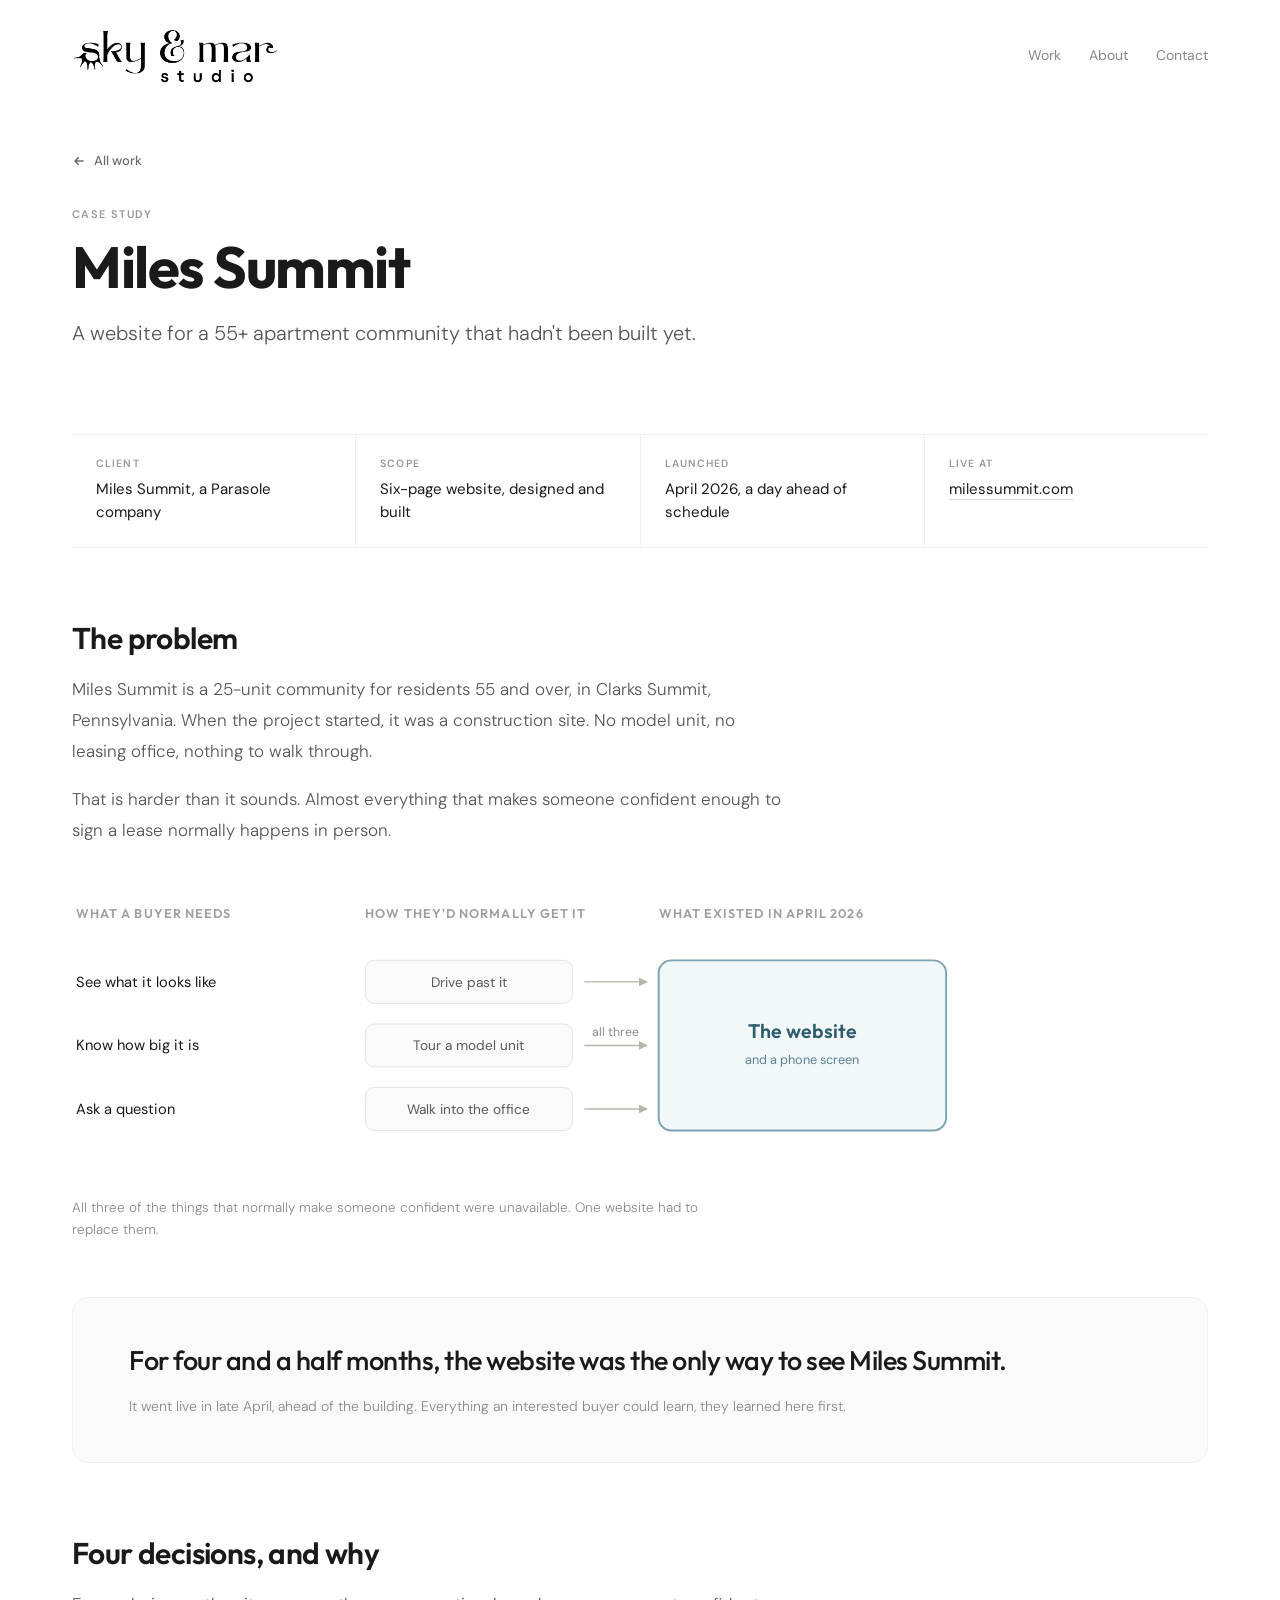
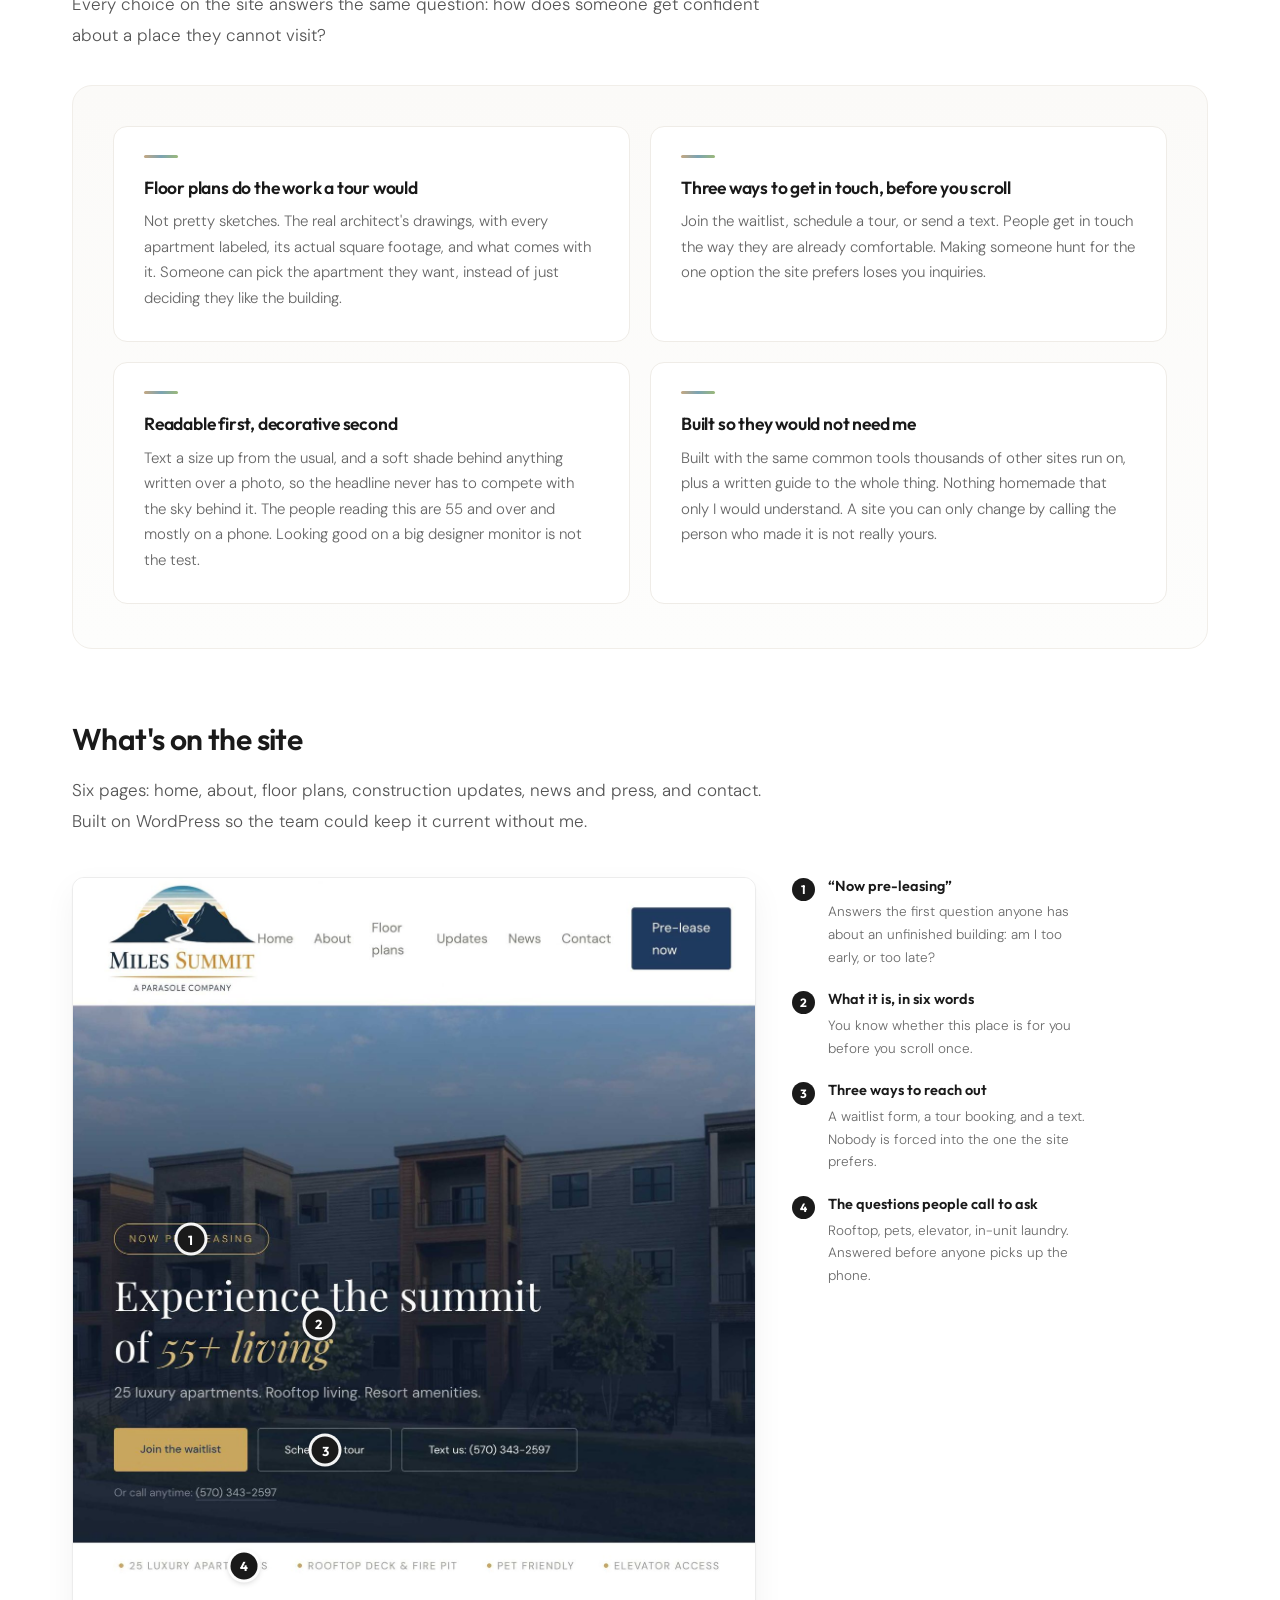
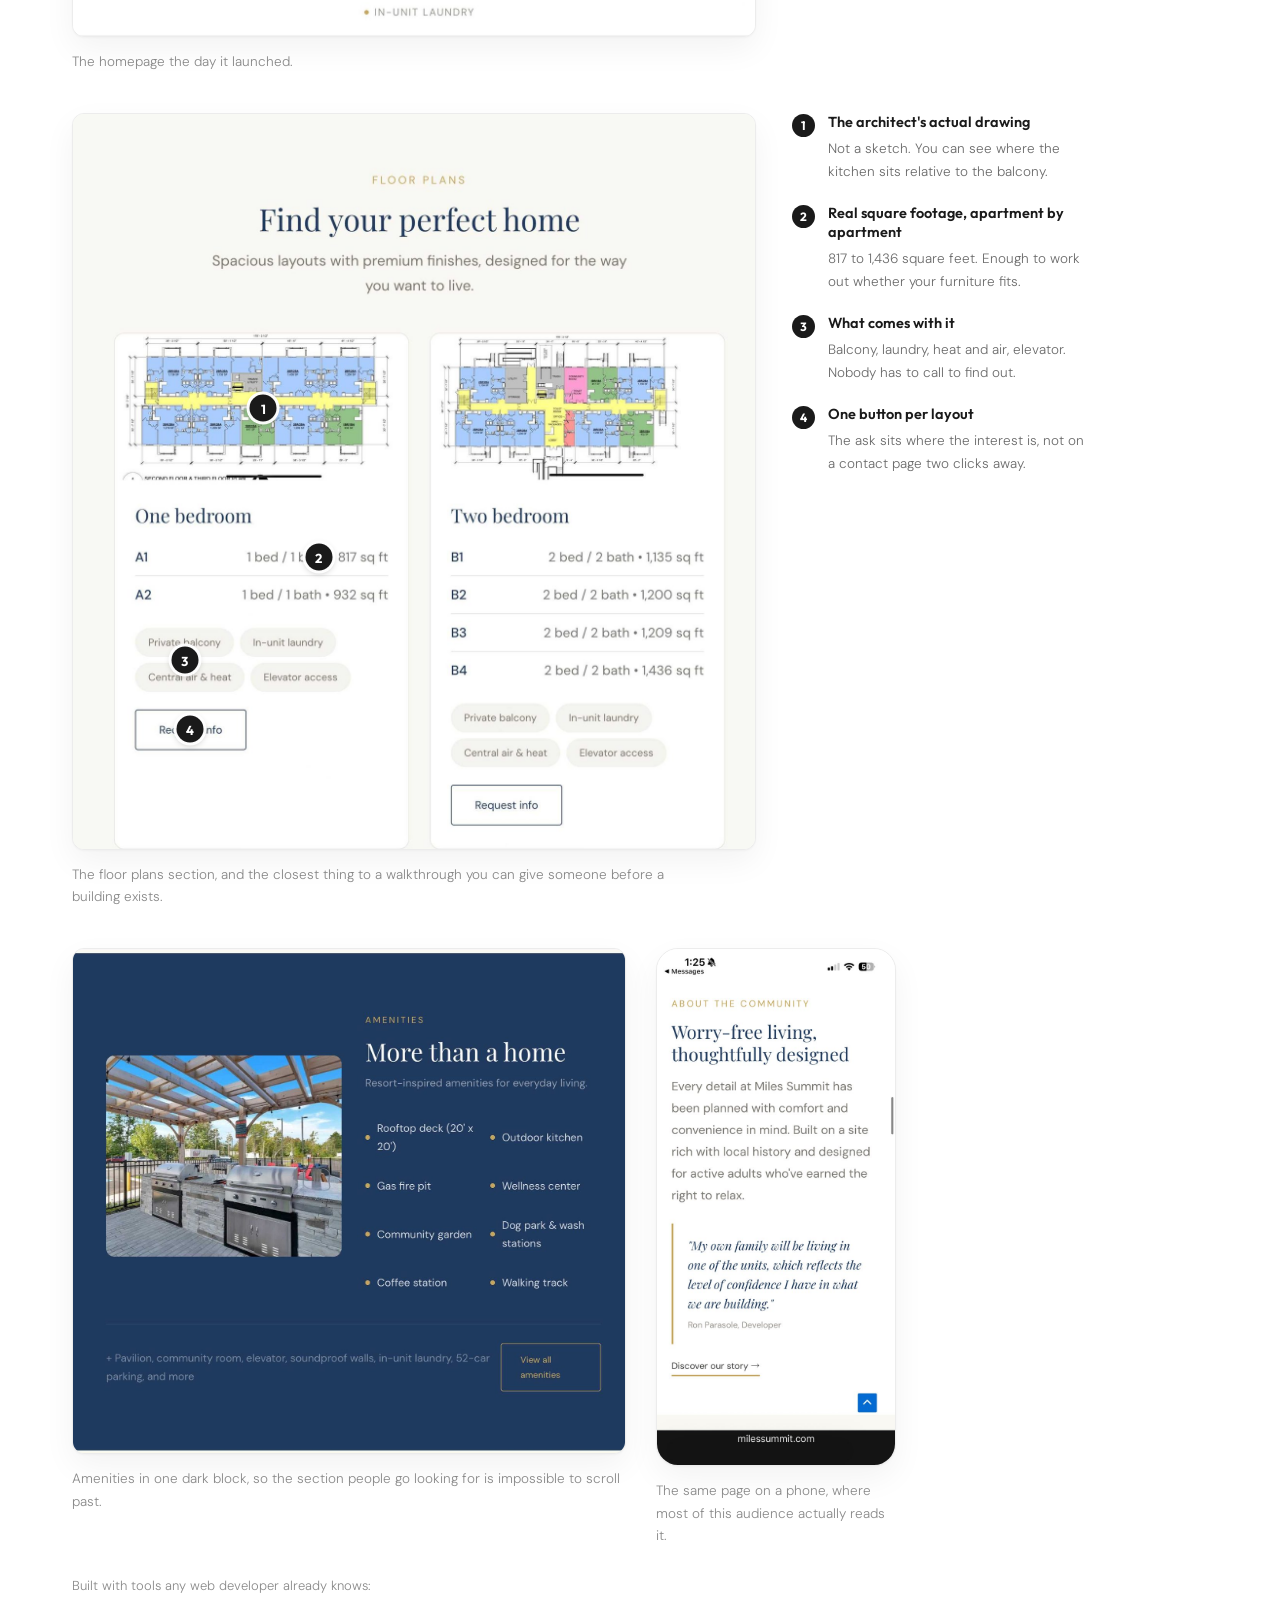
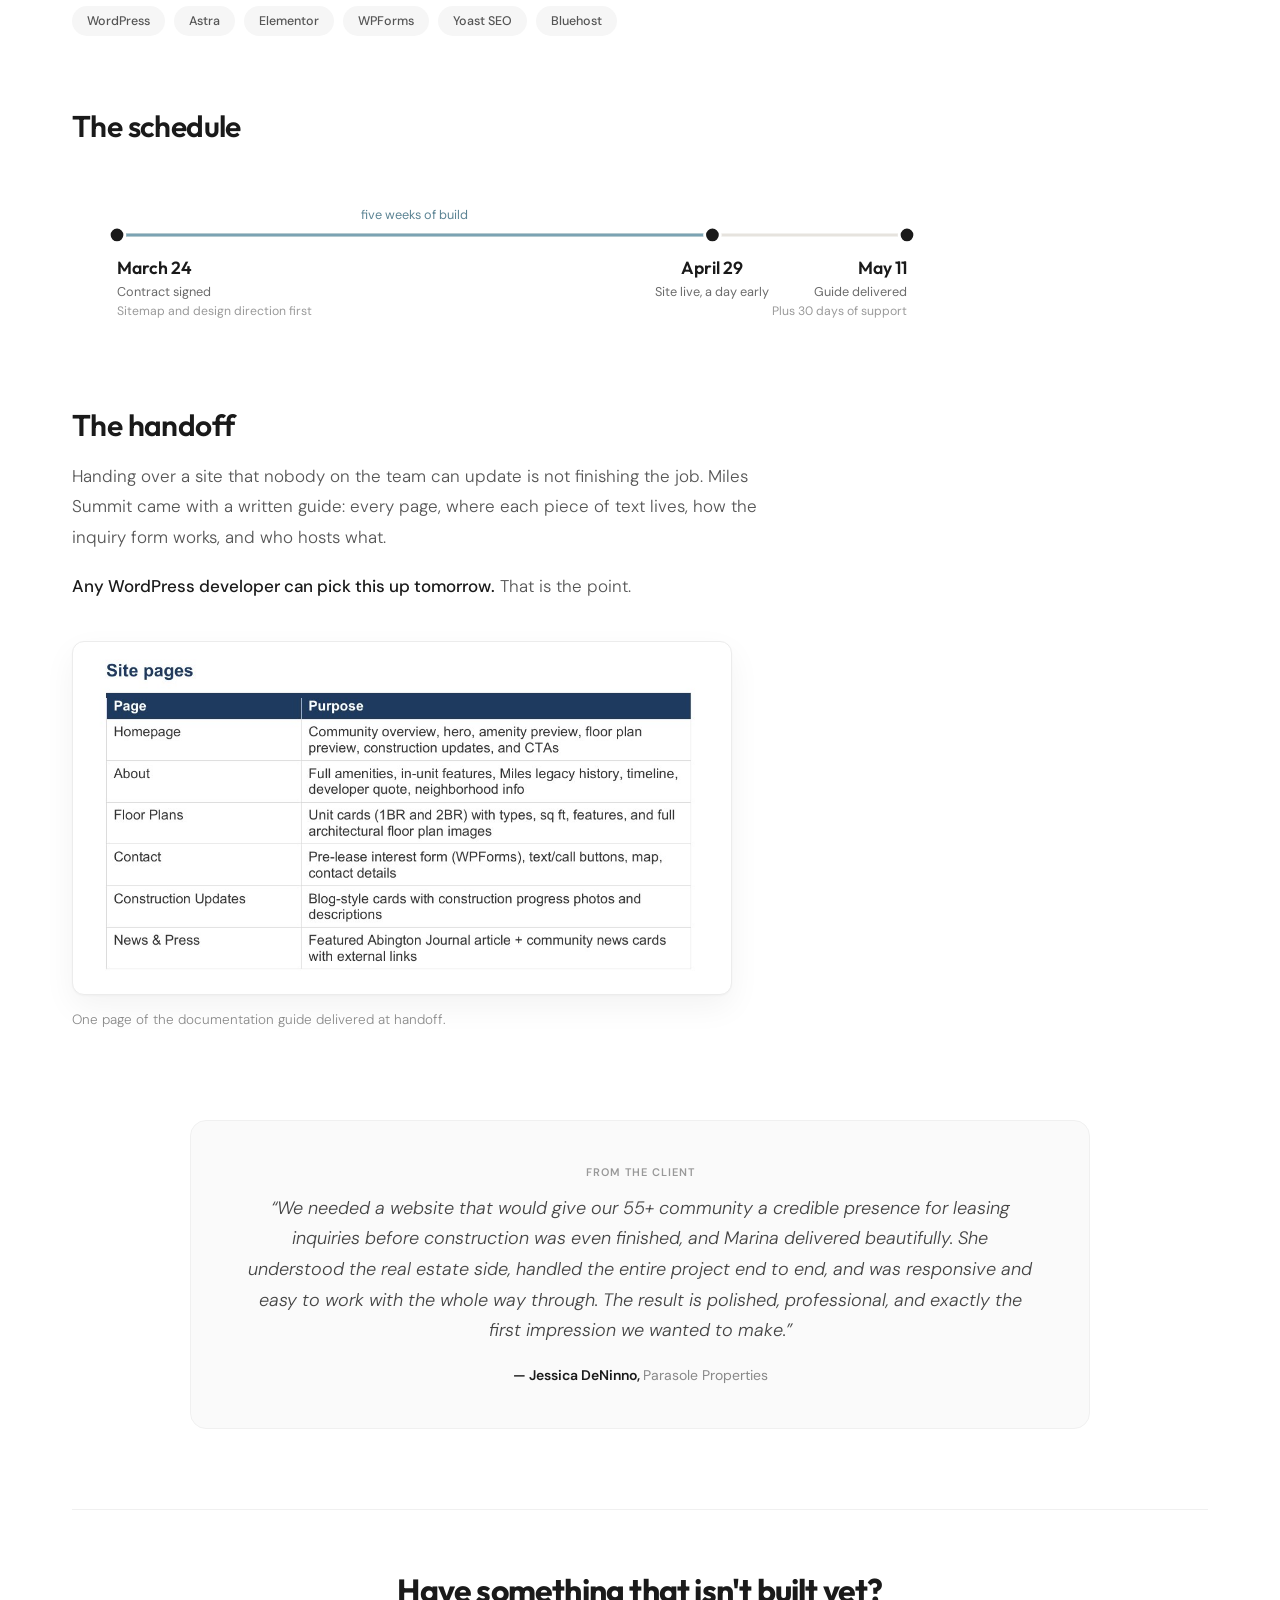
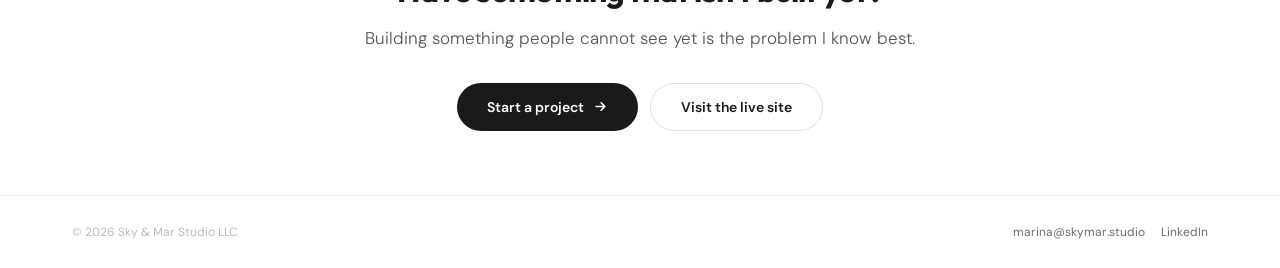
<file: work/miles-summit/index.html>
<!DOCTYPE html>
<html lang="en">
<head>
  <meta charset="UTF-8" />
  <meta name="viewport" content="width=device-width, initial-scale=1.0" />
  <title>Miles Summit case study | Sky &amp; Mar Studio</title>
  <meta name="description" content="A website for a 55+ apartment community that hadn't been built yet. How the site earned leasing inquiries for a building nobody could walk into." />
  <link rel="preconnect" href="https://fonts.googleapis.com" />
  <link rel="preconnect" href="https://fonts.gstatic.com" crossorigin />
  <link href="https://fonts.googleapis.com/css2?family=DM+Sans:wght@300;400;500;600&family=Outfit:wght@300;400;500;600;700&display=swap" rel="stylesheet" />
  <link rel="stylesheet" href="/styles.css" />
  <link rel="canonical" href="https://skymar.studio/work/miles-summit/" />

  <meta property="og:type" content="article" />
  <meta property="og:url" content="https://skymar.studio/work/miles-summit/" />
  <meta property="og:site_name" content="Sky &amp; Mar Studio" />
  <meta property="og:title" content="Miles Summit | Sky &amp; Mar Studio case study" />
  <meta property="og:description" content="A website for a 55+ apartment community that hadn't been built yet. For four and a half months, the website was the only way to see it." />
  <meta property="og:image" content="https://skymar.studio/work/miles-summit/ms-og.jpg" />
  <meta property="og:image:width" content="1200" />
  <meta property="og:image:height" content="630" />
  <meta property="og:image:alt" content="The Miles Summit homepage, designed by Sky &amp; Mar Studio." />

  <meta name="twitter:card" content="summary_large_image" />
  <meta name="twitter:title" content="Miles Summit | Sky &amp; Mar Studio case study" />
  <meta name="twitter:description" content="A website for a 55+ apartment community that hadn't been built yet. For four and a half months, the website was the only way to see it." />
  <meta name="twitter:image" content="https://skymar.studio/work/miles-summit/ms-og.jpg" />

  <link rel="icon" href="/favicon.ico?v=3" sizes="32x32" />
  <link rel="icon" href="/favicon-32.png?v=3" type="image/png" sizes="32x32" />
  <link rel="apple-touch-icon" href="/apple-touch-icon.png?v=3" />

  <script defer src="https://cloud.umami.is/script.js" data-website-id="8bc906e3-94e6-432e-8a2b-bb68f681818d"></script>

  <style>
    /* ── Case study page. Scoped so nothing here can affect the homepage. ── */
    .cs-wrap { max-width: 1400px; margin: 0 auto; padding: 0 72px; }
    .cs-narrow { max-width: 720px; }

    .cs-back {
      display: inline-flex; align-items: center; gap: 8px;
      font-size: 13px; font-weight: 500; color: #6b6b6b;
      padding: 40px 0 0; transition: color .2s;
    }
    .cs-back:hover { color: #1a1a1a; }
    .cs-back svg { transition: transform .2s; }
    .cs-back:hover svg { transform: translateX(-3px); }

    .cs-eyebrow {
      font-size: 11px; font-weight: 600; letter-spacing: 1.4px;
      text-transform: uppercase; color: #999; margin-bottom: 16px;
    }

    .cs-title {
      font-family: 'Outfit', sans-serif; font-weight: 700;
      font-size: clamp(38px, calc((100vw - 208px) / 18), 58px);
      line-height: 1.05; letter-spacing: -1.5px; margin-bottom: 20px;
    }
    .cs-standfirst {
      font-size: 20px; line-height: 1.65; font-weight: 300; color: #555;
      max-width: 640px;
    }

    .cs-head { padding: 34px 0 40px; }

    /* Fact strip */
    .cs-facts {
      display: grid; grid-template-columns: repeat(4, 1fr);
      gap: 1px; background: #f0f0f0;
      border-top: 1px solid #f0f0f0; border-bottom: 1px solid #f0f0f0;
      margin: 44px 0 0;
    }
    .cs-fact { background: #fff; padding: 22px 24px 24px; }
    .cs-fact dt {
      font-size: 10.5px; font-weight: 600; letter-spacing: 1.1px;
      text-transform: uppercase; color: #999; margin-bottom: 8px;
    }
    .cs-fact dd { font-size: 15px; color: #1a1a1a; line-height: 1.5; font-weight: 400; }
    .cs-fact dd a { border-bottom: 1px solid #d6d6d6; }
    .cs-fact dd a:hover { border-bottom-color: #1a1a1a; }

    /* Sections */
    .cs-section { padding: 72px 0 0; }
    .cs-h2 {
      font-family: 'Outfit', sans-serif; font-size: 30px; font-weight: 600;
      letter-spacing: -0.6px; line-height: 1.2; margin-bottom: 18px;
    }
    .cs-body p {
      font-size: 17px; line-height: 1.8; color: #555; font-weight: 300;
      margin-bottom: 18px;
    }
    .cs-body p strong { font-weight: 500; color: #1a1a1a; }
    .cs-body p:last-child { margin-bottom: 0; }

    /* Pull statement */
    .cs-pull {
      margin: 56px 0 0; padding: 44px 56px;
      background: #fafafa; border: 1px solid #f0f0f0; border-radius: 16px;
    }
    .cs-pull p {
      font-family: 'Outfit', sans-serif; font-size: 27px; font-weight: 500;
      line-height: 1.35; letter-spacing: -0.5px; color: #1a1a1a;
    }
    .cs-pull .cs-pull-note {
      font-family: 'DM Sans', sans-serif; font-size: 14px; font-weight: 300;
      color: #888; line-height: 1.7; margin-top: 16px; letter-spacing: 0;
    }

    /* Decision cards */
    .cs-decisions { display: grid; grid-template-columns: repeat(2, 1fr); gap: 20px; margin-top: 34px; }
    .cs-decision {
      border: 1px solid #f0f0f0; border-radius: 14px; padding: 28px 30px 30px;
      background: #fff;
    }
    .cs-decision .cs-accent {
      width: 34px; height: 3px; border-radius: 2px; margin-bottom: 18px;
      background: linear-gradient(90deg, #C4A882, #7BA3B3, #9BB87A);
    }
    .cs-decision h3 {
      font-family: 'Outfit', sans-serif; font-size: 17.5px; font-weight: 600;
      line-height: 1.35; margin-bottom: 10px; letter-spacing: -0.2px;
    }
    .cs-decision p { font-size: 15px; line-height: 1.7; color: #666; font-weight: 300; }

    /* Figures */
    .cs-figure { margin-top: 40px; max-width: 760px; }
    .cs-shot {
      border: 1px solid #ececec; border-radius: 12px; overflow: hidden;
      background: #fff; box-shadow: 0 1px 2px rgba(0,0,0,.03), 0 12px 32px rgba(0,0,0,.05);
    }
    .cs-shot img { width: 100%; height: auto; }
    .cs-caption {
      font-size: 13.5px; line-height: 1.65; color: #8a8a8a; font-weight: 300;
      margin-top: 14px; max-width: 640px;
    }

    .cs-split { display: grid; grid-template-columns: 1.5fr 0.8fr; gap: 30px; align-items: start; margin-top: 40px; max-width: 880px; }
    .cs-phone { max-width: 240px; margin: 0 auto; }
    .cs-phone .cs-shot { border-radius: 22px; }

    /* Timeline */
    .cs-timeline { display: grid; grid-template-columns: repeat(3, 1fr); gap: 20px; margin-top: 34px; }
    .cs-step { border-top: 2px solid #1a1a1a; padding-top: 16px; }
    .cs-step .cs-when {
      font-family: 'Outfit', sans-serif; font-size: 20px; font-weight: 600;
      letter-spacing: -0.3px; margin-bottom: 6px;
    }
    .cs-step p { font-size: 14.5px; line-height: 1.65; color: #666; font-weight: 300; }

    /* Stack */
    .cs-stack { display: flex; flex-wrap: wrap; gap: 9px; margin-top: 24px; }
    .cs-chip {
      font-size: 12.5px; font-weight: 500; color: #555;
      padding: 7px 15px; border-radius: 100px; background: #f6f6f6;
    }

    .cs-stack-label { font-size: 13px; color: #8a8a8a; font-weight: 300; margin-top: 30px; }
    .cs-stack { margin-top: 12px; }

    .cs-track { margin-top: 30px; }

    /* Wide SVG diagrams are unreadable once scaled onto a phone, so below 900px
       they are replaced by real HTML at real text sizes. */
    .cs-mobdiag, .cs-vtime { display: none; }

    .cs-mobdiag .md-row {
      border-left: 3px solid #e6e3de; padding: 2px 0 2px 16px; margin-bottom: 18px;
    }
    .cs-mobdiag b {
      display: block; font-family: 'Outfit', sans-serif; font-size: 16px;
      font-weight: 600; color: #1a1a1a; margin-bottom: 3px;
    }
    .cs-mobdiag i {
      font-style: normal; font-size: 14px; color: #7a7a7a; font-weight: 300;
    }
    .cs-mobdiag .md-all {
      border-left: 3px solid #7BA3B3; background: #f2f7f9;
      border-radius: 0 10px 10px 0; padding: 16px 18px; margin-top: 22px;
    }
    .cs-mobdiag .md-all b { color: #2e5d6d; }
    .cs-mobdiag .md-all i { color: #5c8494; font-size: 14.5px; line-height: 1.55; }

    .cs-vtime { list-style: none; margin: 8px 0 0; padding: 0; }
    .cs-vtime li {
      position: relative; padding: 0 0 22px 24px;
      border-left: 2px solid #e6e3de;
    }
    .cs-vtime li:last-child { border-left-color: transparent; padding-bottom: 0; }
    .cs-vtime li::before {
      content: ''; position: absolute; left: -7px; top: 4px;
      width: 12px; height: 12px; border-radius: 50%;
      background: #1a1a1a; box-shadow: 0 0 0 3px #fff;
    }
    .cs-vtime li:nth-child(2)::before { background: #7BA3B3; }
    .cs-vtime b {
      display: block; font-family: 'Outfit', sans-serif; font-size: 18px;
      font-weight: 600; margin-bottom: 4px;
    }
    .cs-vtime i { font-style: normal; font-size: 14px; color: #6b6b6b; font-weight: 300; line-height: 1.6; }

    @media (max-width: 980px) {
      .cs-diagram svg.cs-svg-wide { display: none; }
      .cs-mobdiag, .cs-vtime { display: block; }
      .cs-diagram { margin-top: 30px; }
    }


    /* Explanatory diagram */
    .cs-diagram { margin-top: 44px; max-width: 880px; }
    .cs-diagram svg { width: 100%; height: auto; display: block; color: #1a1a1a; }

    /* Annotated figure: screenshot with pins + numbered notes beside it */
    .cs-annotated {
      display: grid; grid-template-columns: minmax(0,1fr) 300px;
      gap: 36px; align-items: start; margin-top: 40px; max-width: 1020px;
    }
    .cs-annotated .cs-shot { position: relative; }
    .cs-pin {
      position: absolute; transform: translate(-50%,-50%);
      width: 27px; height: 27px; border-radius: 50%;
      display: flex; align-items: center; justify-content: center;
      font-family: 'Outfit', sans-serif; font-size: 13px; font-weight: 700;
      color: #fff; background: #1a1a1a; letter-spacing: 0;
      box-shadow: 0 0 0 3px rgba(255,255,255,.95), 0 2px 7px rgba(0,0,0,.3);
    }
    .cs-notes { list-style: none; margin: 0; padding: 0; }
    .cs-notes li { display: flex; gap: 13px; padding-bottom: 22px; }
    .cs-notes li:last-child { padding-bottom: 0; }
    .cs-note-n {
      flex: 0 0 23px; height: 23px; border-radius: 50%; margin-top: 1px;
      background: #1a1a1a; color: #fff;
      font-family: 'Outfit', sans-serif; font-size: 12px; font-weight: 700;
      display: flex; align-items: center; justify-content: center;
    }
    .cs-notes b {
      display: block; font-family: 'Outfit', sans-serif; font-size: 14.5px;
      font-weight: 600; color: #1a1a1a; margin-bottom: 5px; line-height: 1.3;
    }
    .cs-notes i {
      font-style: normal; font-size: 13.5px; line-height: 1.6;
      color: #6b6b6b; font-weight: 300;
    }

    /* Tinted panel behind the decision cards */
    .cs-panel {
      background: linear-gradient(180deg, #fbfaf8 0%, #fdfdfc 100%);
      border: 1px solid #f1eee9; border-radius: 20px;
      padding: 40px 40px 44px; margin-top: 34px;
    }
    .cs-panel .cs-decisions { margin-top: 0; }
    .cs-panel .cs-decision { border-color: #efece7; }

    /* Closing CTA */
    .cs-cta {
      margin: 80px 0 0; padding: 60px 56px 64px; text-align: center;
      border-top: 1px solid #f0f0f0;
    }
    .cs-cta h2 {
      font-family: 'Outfit', sans-serif; font-size: 32px; font-weight: 700;
      letter-spacing: -0.8px; margin-bottom: 14px;
    }
    .cs-cta p { font-size: 17px; color: #555; font-weight: 300; line-height: 1.7; margin-bottom: 30px; }
    .cs-btn-row { display: flex; gap: 12px; justify-content: center; flex-wrap: wrap; }
    .cs-btn {
      display: inline-flex; align-items: center; gap: 9px;
      padding: 14px 30px; border-radius: 100px; font-size: 14px; font-weight: 600;
      background: #1a1a1a; color: #fff; transition: all .2s;
    }
    .cs-btn:hover { background: #333; transform: translateY(-1px); }
    .cs-btn svg { transition: transform .2s; }
    .cs-btn:hover svg { transform: translateX(3px); }
    .cs-btn--ghost { background: #fff; color: #1a1a1a; border: 1px solid #e0e0e0; }
    .cs-btn--ghost:hover { background: #fafafa; border-color: #c8c8c8; }

    @media (max-width: 900px) {
      .cs-wrap { padding: 0 40px; }
      .cs-facts { grid-template-columns: repeat(2, 1fr); }
      .cs-decisions { grid-template-columns: 1fr; }
      .cs-annotated { grid-template-columns: 1fr; gap: 26px; }
      .cs-panel { padding: 28px 22px 32px; }
      .cs-split { grid-template-columns: 1fr; }
      .cs-timeline { grid-template-columns: 1fr; gap: 24px; }
      .cs-pull { padding: 36px 34px; }
      .cs-pull p { font-size: 23px; }
      .cs-section { padding: 56px 0 0; }
      .cs-cta { padding: 52px 0 56px; }
    }
    @media (max-width: 580px) {
      .cs-wrap { padding: 0 24px; }
      .cs-facts { grid-template-columns: 1fr; }
      .cs-pin { width: 22px; height: 22px; font-size: 11px; }
      .cs-standfirst { font-size: 18px; }
      .cs-h2 { font-size: 25px; }
      .cs-pull { padding: 30px 26px; }
      .cs-pull p { font-size: 20px; }
      .cs-cta h2 { font-size: 26px; }
      .cs-btn-row { flex-direction: column; }
      .cs-btn { justify-content: center; }
    }
    @media (prefers-reduced-motion: reduce) {
      .cs-back svg, .cs-btn, .cs-btn svg { transition: none; }
    }
  </style>
</head>
<body id="top">

  <!-- Header -->
  <header class="site-header">
    <a href="/" class="logo">
      <img src="/Sky%26Mar-logo-1-transp.png" alt="Sky &amp; Mar Studio" class="logo-img" />
    </a>
    <nav class="site-nav">
      <a href="/#work" class="nav-link">Work</a>
      <a href="/#about" class="nav-link">About</a>
      <a href="/#contact" class="nav-link">Contact</a>
    </nav>
  </header>

  <main>
    <div class="cs-wrap">
      <a href="/#work" class="cs-back" data-umami-event="cs-back">
        <svg width="14" height="14" viewBox="0 0 24 24" fill="none" stroke="currentColor" stroke-width="2.5" stroke-linecap="round" stroke-linejoin="round"><path d="M19 12H5M11 18l-6-6 6-6"/></svg>
        All work
      </a>

      <!-- Title -->
      <div class="cs-head">
        <p class="cs-eyebrow">Case study</p>
        <h1 class="cs-title">Miles Summit</h1>
        <p class="cs-standfirst">
          A website for a 55+ apartment community that hadn't been built yet.
        </p>
      </div>

      <!-- Facts -->
      <dl class="cs-facts">
        <div class="cs-fact">
          <dt>Client</dt>
          <dd>Miles Summit, a Parasole company</dd>
        </div>
        <div class="cs-fact">
          <dt>Scope</dt>
          <dd>Six-page website, designed and built</dd>
        </div>
        <div class="cs-fact">
          <dt>Launched</dt>
          <dd>April 2026, a day ahead of schedule</dd>
        </div>
        <div class="cs-fact">
          <dt>Live at</dt>
          <dd><a href="https://milessummit.com" target="_blank" rel="noopener" data-umami-event="cs-live-site">milessummit.com</a></dd>
        </div>
      </dl>

      <!-- The constraint -->
      <section class="cs-section">
        <div class="cs-narrow">
          <h2 class="cs-h2">The problem</h2>
          <div class="cs-body">
            <p>
              Miles Summit is a 25-unit community for residents 55 and over, in Clarks Summit,
              Pennsylvania. When the project started, it was a construction site. No model unit,
              no leasing office, nothing to walk through.
            </p>
            <p>
              That is harder than it sounds. Almost everything that makes someone confident
              enough to sign a lease normally happens in person.
            </p>
          </div>
        </div>

        <figure class="cs-diagram">
          <svg class="cs-svg-wide" viewBox="0 0 900 300" role="img" xmlns="http://www.w3.org/2000/svg"
               aria-label="Three things a buyer needs before signing a lease: to see what it looks like, to know how big it is, and to ask a question. Normally they get these by driving past the building, touring a model unit, and walking into the leasing office. In April 2026 none of those existed, so the website had to supply all three.">
            <g font-family="Outfit, sans-serif" font-size="13" font-weight="600"
               letter-spacing="1.1" fill="#1a1a1a" fill-opacity="0.42">
              <text x="4" y="30">WHAT A BUYER NEEDS</text>
              <text x="300" y="30">HOW THEY'D NORMALLY GET IT</text>
              <text x="600" y="30">WHAT EXISTED IN APRIL 2026</text>
            </g>

            <g font-family="'DM Sans', sans-serif" font-size="15" fill="#1a1a1a">
              <text x="4" y="100">See what it looks like</text>
              <text x="4" y="165">Know how big it is</text>
              <text x="4" y="230">Ask a question</text>
            </g>

            <g fill="#fafafa" stroke="#e7e4df" stroke-width="1">
              <rect x="300" y="73"  width="212" height="44" rx="9"/>
              <rect x="300" y="138" width="212" height="44" rx="9"/>
              <rect x="300" y="203" width="212" height="44" rx="9"/>
            </g>
            <g font-family="'DM Sans', sans-serif" font-size="14" fill="#5a5a5a" text-anchor="middle">
              <text x="406" y="100">Drive past it</text>
              <text x="406" y="165">Tour a model unit</text>
              <text x="406" y="230">Walk into the office</text>
            </g>

            <defs>
              <marker id="msArrow" viewBox="0 0 10 10" refX="9" refY="5"
                      markerWidth="6" markerHeight="6" orient="auto-start-reverse">
                <path d="M0 0 L10 5 L0 10 z" fill="#b9b4ac"/>
              </marker>
            </defs>
            <g stroke="#b9b4ac" stroke-width="1.5" marker-end="url(#msArrow)">
              <line x1="524" y1="95"  x2="588" y2="95"/>
              <line x1="524" y1="160" x2="588" y2="160"/>
              <line x1="524" y1="225" x2="588" y2="225"/>
            </g>
            <text x="556" y="150" font-family="'DM Sans', sans-serif" font-size="12.5"
                  fill="#8a8a8a" text-anchor="middle">all three</text>

            <rect x="600" y="73" width="294" height="174" rx="13"
                  fill="#f2f7f9" stroke="#7BA3B3" stroke-width="2"/>
            <text x="747" y="152" font-family="Outfit, sans-serif" font-size="20"
                  font-weight="600" fill="#2e5d6d" text-anchor="middle">The website</text>
            <text x="747" y="179" font-family="'DM Sans', sans-serif" font-size="13"
                  fill="#5c8494" text-anchor="middle">and a phone screen</text>
          </svg>
          <div class="cs-mobdiag">
            <div class="md-row"><b>See what it looks like</b><i>normally: drive past it</i></div>
            <div class="md-row"><b>Know how big it is</b><i>normally: tour a model unit</i></div>
            <div class="md-row"><b>Ask a question</b><i>normally: walk into the office</i></div>
            <div class="md-all"><b>None of it existed.</b><i>All three had to happen on the website, on a phone.</i></div>
          </div>
          <figcaption class="cs-caption">
            All three of the things that normally make someone confident were unavailable. One
            website had to replace them.
          </figcaption>
        </figure>

        <div class="cs-pull">
          <p>For four and a half months, the website was the only way to see Miles Summit.</p>
          <p class="cs-pull-note">
            It went live in late April, ahead of the building. Everything an interested buyer could
            learn, they learned here first.
          </p>
        </div>
      </section>

      <!-- Decisions -->
      <section class="cs-section">
        <div class="cs-narrow">
          <h2 class="cs-h2">Four decisions, and why</h2>
          <div class="cs-body">
            <p>
              Every choice on the site answers the same question: how does someone get
              confident about a place they cannot visit?
            </p>
          </div>
        </div>

        <div class="cs-panel">
        <div class="cs-decisions">
          <div class="cs-decision">
            <div class="cs-accent"></div>
            <h3>Floor plans do the work a tour would</h3>
            <p>
              Not pretty sketches. The real architect's drawings, with every apartment labeled, its
              actual square footage, and what comes with it. Someone can pick the apartment they
              want, instead of just deciding they like the building.
            </p>
          </div>
          <div class="cs-decision">
            <div class="cs-accent"></div>
            <h3>Three ways to get in touch, before you scroll</h3>
            <p>
              Join the waitlist, schedule a tour, or send a text. People get in touch the way they
              are already comfortable. Making someone hunt for the one option the site prefers
              loses you inquiries.
            </p>
          </div>
          <div class="cs-decision">
            <div class="cs-accent"></div>
            <h3>Readable first, decorative second</h3>
            <p>
              Text a size up from the usual, and a soft shade behind anything written over a photo,
              so the headline never has to compete with the sky behind it. The people reading this
              are 55 and over and mostly on a phone. Looking good on a big designer monitor is not
              the test.
            </p>
          </div>
          <div class="cs-decision">
            <div class="cs-accent"></div>
            <h3>Built so they would not need me</h3>
            <p>
              Built with the same common tools thousands of other sites run on, plus a written
              guide to the whole thing. Nothing homemade that only I would understand. A site you
              can only change by calling the person who made it is not really yours.
            </p>
          </div>
        </div>
        </div>
      </section>

      <!-- What shipped -->
      <section class="cs-section">
        <div class="cs-narrow">
          <h2 class="cs-h2">What's on the site</h2>
          <div class="cs-body">
            <p>
              Six pages: home, about, floor plans, construction updates, news and press, and
              contact. Built on WordPress so the team could keep it current without me.
            </p>
          </div>
        </div>

        <figure class="cs-annotated">
          <div>
            <div class="cs-shot">
              <img src="ms-hero.jpg" alt="The Miles Summit homepage: a photograph of the building at dusk, a NOW PRE-LEASING label, the headline Experience the summit of 55+ living, three buttons to join the waitlist, schedule a tour or send a text, and a strip of features underneath." loading="lazy" decoding="async" />
              <span class="cs-pin" style="left:17.3%; top:47.7%" aria-hidden="true">1</span>
              <span class="cs-pin" style="left:36%;   top:58.8%" aria-hidden="true">2</span>
              <span class="cs-pin" style="left:37%;   top:75.5%" aria-hidden="true">3</span>
              <span class="cs-pin" style="left:25%;   top:90.7%" aria-hidden="true">4</span>
            </div>
            <figcaption class="cs-caption">The homepage the day it launched.</figcaption>
          </div>
          <ol class="cs-notes">
            <li><span class="cs-note-n">1</span><div>
              <b>&ldquo;Now pre-leasing&rdquo;</b>
              <i>Answers the first question anyone has about an unfinished building: am I too early, or too late?</i>
            </div></li>
            <li><span class="cs-note-n">2</span><div>
              <b>What it is, in six words</b>
              <i>You know whether this place is for you before you scroll once.</i>
            </div></li>
            <li><span class="cs-note-n">3</span><div>
              <b>Three ways to reach out</b>
              <i>A waitlist form, a tour booking, and a text. Nobody is forced into the one the site prefers.</i>
            </div></li>
            <li><span class="cs-note-n">4</span><div>
              <b>The questions people call to ask</b>
              <i>Rooftop, pets, elevator, in-unit laundry. Answered before anyone picks up the phone.</i>
            </div></li>
          </ol>
        </figure>

        <figure class="cs-annotated">
          <div>
            <div class="cs-shot">
              <img src="ms-floorplans.jpg" alt="The floor plans section: full architectural drawings for the one and two bedroom layouts, with unit codes, bed and bath counts, square footages, included features, and a request info button on each card." loading="lazy" decoding="async" />
              <span class="cs-pin" style="left:27.9%; top:40%"   aria-hidden="true">1</span>
              <span class="cs-pin" style="left:36%;   top:60.3%" aria-hidden="true">2</span>
              <span class="cs-pin" style="left:16.4%; top:74.3%" aria-hidden="true">3</span>
              <span class="cs-pin" style="left:17.1%; top:83.7%" aria-hidden="true">4</span>
            </div>
            <figcaption class="cs-caption">The floor plans section, and the closest thing to a walkthrough you can give someone before a building exists.</figcaption>
          </div>
          <ol class="cs-notes">
            <li><span class="cs-note-n">1</span><div>
              <b>The architect's actual drawing</b>
              <i>Not a sketch. You can see where the kitchen sits relative to the balcony.</i>
            </div></li>
            <li><span class="cs-note-n">2</span><div>
              <b>Real square footage, apartment by apartment</b>
              <i>817 to 1,436 square feet. Enough to work out whether your furniture fits.</i>
            </div></li>
            <li><span class="cs-note-n">3</span><div>
              <b>What comes with it</b>
              <i>Balcony, laundry, heat and air, elevator. Nobody has to call to find out.</i>
            </div></li>
            <li><span class="cs-note-n">4</span><div>
              <b>One button per layout</b>
              <i>The ask sits where the interest is, not on a contact page two clicks away.</i>
            </div></li>
          </ol>
        </figure>

        <div class="cs-split">
          <figure style="margin:0;">
            <div class="cs-shot">
              <img src="ms-amenities.jpg" alt="The amenities section on a deep navy background, listing the rooftop deck, outdoor kitchen, gas fire pit, wellness center, community garden, dog park, coffee station, and walking track." loading="lazy" decoding="async" />
            </div>
            <figcaption class="cs-caption">
              Amenities in one dark block, so the section people go looking for is impossible to
              scroll past.
            </figcaption>
          </figure>
          <figure class="cs-phone" style="margin:0;">
            <div class="cs-shot">
              <img src="ms-mobile.jpg" alt="The Miles Summit site on an iPhone, showing large readable body type and a quote from the developer." loading="lazy" decoding="async" />
            </div>
            <figcaption class="cs-caption">
              The same page on a phone, where most of this audience actually reads it.
            </figcaption>
          </figure>
        </div>

        <p class="cs-stack-label">Built with tools any web developer already knows:</p>
        <div class="cs-stack">
          <span class="cs-chip">WordPress</span>
          <span class="cs-chip">Astra</span>
          <span class="cs-chip">Elementor</span>
          <span class="cs-chip">WPForms</span>
          <span class="cs-chip">Yoast SEO</span>
          <span class="cs-chip">Bluehost</span>
        </div>
      </section>

      <!-- Timeline -->
      <section class="cs-section">
        <div class="cs-narrow">
          <h2 class="cs-h2">The schedule</h2>
        </div>
        <figure class="cs-diagram cs-track">
          <svg class="cs-svg-wide" viewBox="0 0 900 150" role="img" xmlns="http://www.w3.org/2000/svg"
               aria-label="Timeline: contract signed March 24, site live April 29 which was one day ahead of the contracted date, documentation guide delivered May 11. The build took five weeks.">
            <line x1="46" y1="48" x2="854" y2="48" stroke="#e6e3de" stroke-width="3" stroke-linecap="round"/>
            <line x1="46" y1="48" x2="655" y2="48" stroke="#7BA3B3" stroke-width="3" stroke-linecap="round"/>
            <text x="350" y="32" font-family="'DM Sans', sans-serif" font-size="13"
                  fill="#5c8494" text-anchor="middle">five weeks of build</text>
            <g fill="#1a1a1a" stroke="#fff" stroke-width="3">
              <circle cx="46" cy="48" r="8"/><circle cx="655" cy="48" r="8"/><circle cx="854" cy="48" r="8"/>
            </g>
            <g font-family="Outfit, sans-serif" font-size="18" font-weight="600" fill="#1a1a1a">
              <text x="46" y="88" text-anchor="start">March 24</text>
              <text x="655" y="88" text-anchor="middle">April 29</text>
              <text x="854" y="88" text-anchor="end">May 11</text>
            </g>
            <g font-family="'DM Sans', sans-serif" font-size="13" fill="#6b6b6b">
              <text x="46" y="110" text-anchor="start">Contract signed</text>
              <text x="655" y="110" text-anchor="middle">Site live, a day early</text>
              <text x="854" y="110" text-anchor="end">Guide delivered</text>
            </g>
            <g font-family="'DM Sans', sans-serif" font-size="12.5" fill="#9a9a9a">
              <text x="46" y="130" text-anchor="start">Sitemap and design direction first</text>
              <text x="854" y="130" text-anchor="end">Plus 30 days of support</text>
            </g>
          </svg>
                  <ol class="cs-vtime">
            <li><b>March 24</b><i>Contract signed. Sitemap and design direction first.</i></li>
            <li><b>April 29</b><i>Site live, a day ahead of the contracted date. Five weeks of build.</i></li>
            <li><b>May 11</b><i>Guide delivered, plus 30 days of support.</i></li>
          </ol>
</figure>
      </section>

      <!-- Handoff -->
      <section class="cs-section">
        <div class="cs-narrow">
          <h2 class="cs-h2">The handoff</h2>
          <div class="cs-body">
            <p>
              Handing over a site that nobody on the team can update is not finishing the job.
              Miles Summit came with a written guide: every page, where each piece of text lives,
              how the inquiry form works, and who hosts what.
            </p>
            <p>
              <strong>Any WordPress developer can pick this up tomorrow.</strong> That is the
              point.
            </p>
          </div>
        </div>
        <figure class="cs-figure" style="max-width:660px;">
          <div class="cs-shot" style="padding:8px;">
            <img src="ms-docs.jpg" alt="A page from the site documentation guide: a table listing each page of the site and its purpose." loading="lazy" decoding="async" />
          </div>
          <figcaption class="cs-caption">
            One page of the documentation guide delivered at handoff.
          </figcaption>
        </figure>
      </section>

      <!-- Testimonial -->
      <section class="cs-section">
        <div class="testimonials" style="padding:0; margin-top:16px;">
          <div class="testimonial-card">
            <p class="testimonial-eyebrow">From the client</p>
            <p class="testimonial-quote">&ldquo;We needed a website that would give our 55+ community a credible presence for leasing inquiries before construction was even finished, and Marina delivered beautifully. She understood the real estate side, handled the entire project end to end, and was responsive and easy to work with the whole way through. The result is polished, professional, and exactly the first impression we wanted to make.&rdquo;</p>
            <p class="testimonial-author">&mdash; Jessica DeNinno, <span>Parasole Properties</span></p>
          </div>
        </div>
      </section>

      <!-- CTA -->
      <section class="cs-cta">
        <h2>Have something that isn't built yet?</h2>
        <p>Building something people cannot see yet is the problem I know best.</p>
        <div class="cs-btn-row">
          <a href="/#contact" class="cs-btn" data-umami-event="cs-cta-contact">
            Start a project
            <svg width="15" height="15" viewBox="0 0 24 24" fill="none" stroke="currentColor" stroke-width="2.5" stroke-linecap="round" stroke-linejoin="round"><path d="M5 12h14M13 6l6 6-6 6"/></svg>
          </a>
          <a href="https://milessummit.com" target="_blank" rel="noopener" class="cs-btn cs-btn--ghost" data-umami-event="cs-visit-site">Visit the live site</a>
        </div>
      </section>
    </div>
  </main>

  <footer class="site-footer">
    <span>&copy; 2026 Sky &amp; Mar Studio LLC</span>
    <div class="footer-links">
      <a href="mailto:marina@skymar.studio" data-umami-event="email-footer">marina@skymar.studio</a>
      <a href="https://linkedin.com/in/marinadiponio" target="_blank" rel="noreferrer">LinkedIn</a>
    </div>
  </footer>

</body>
</html>
</file>
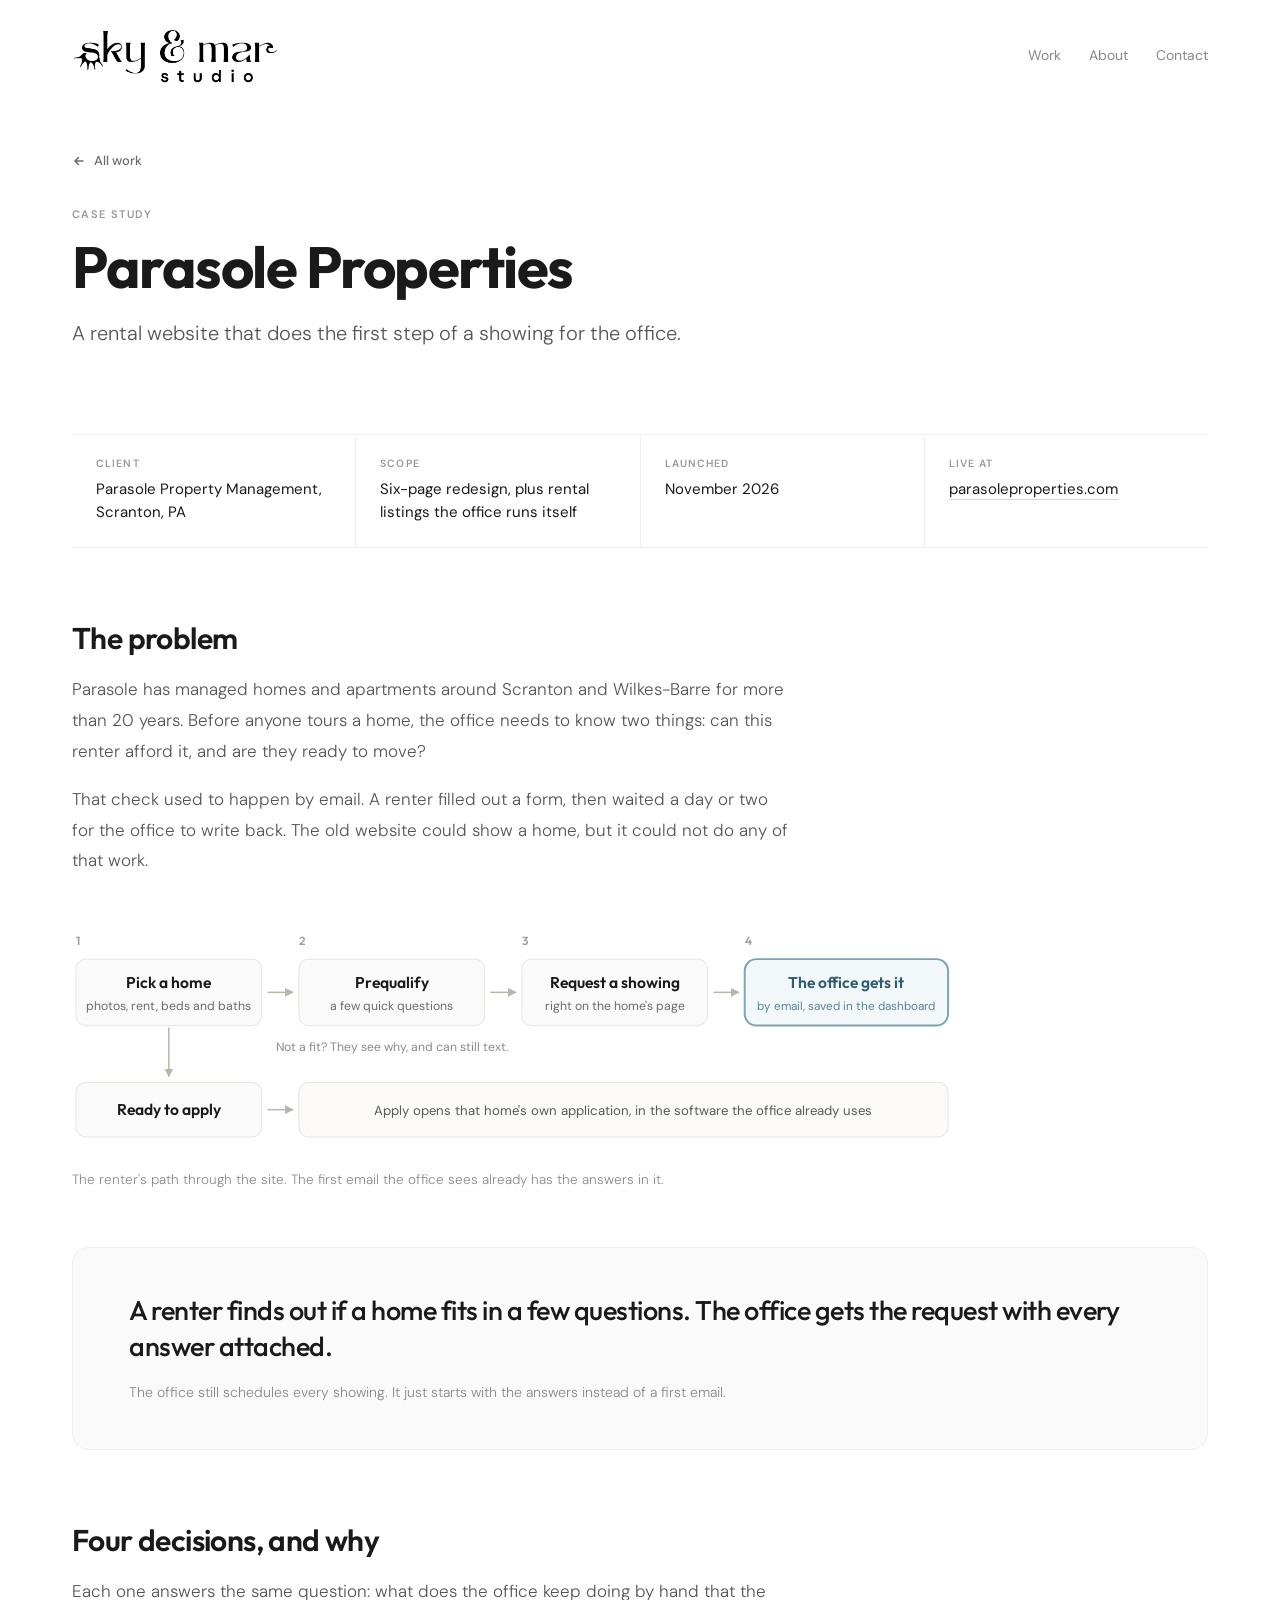
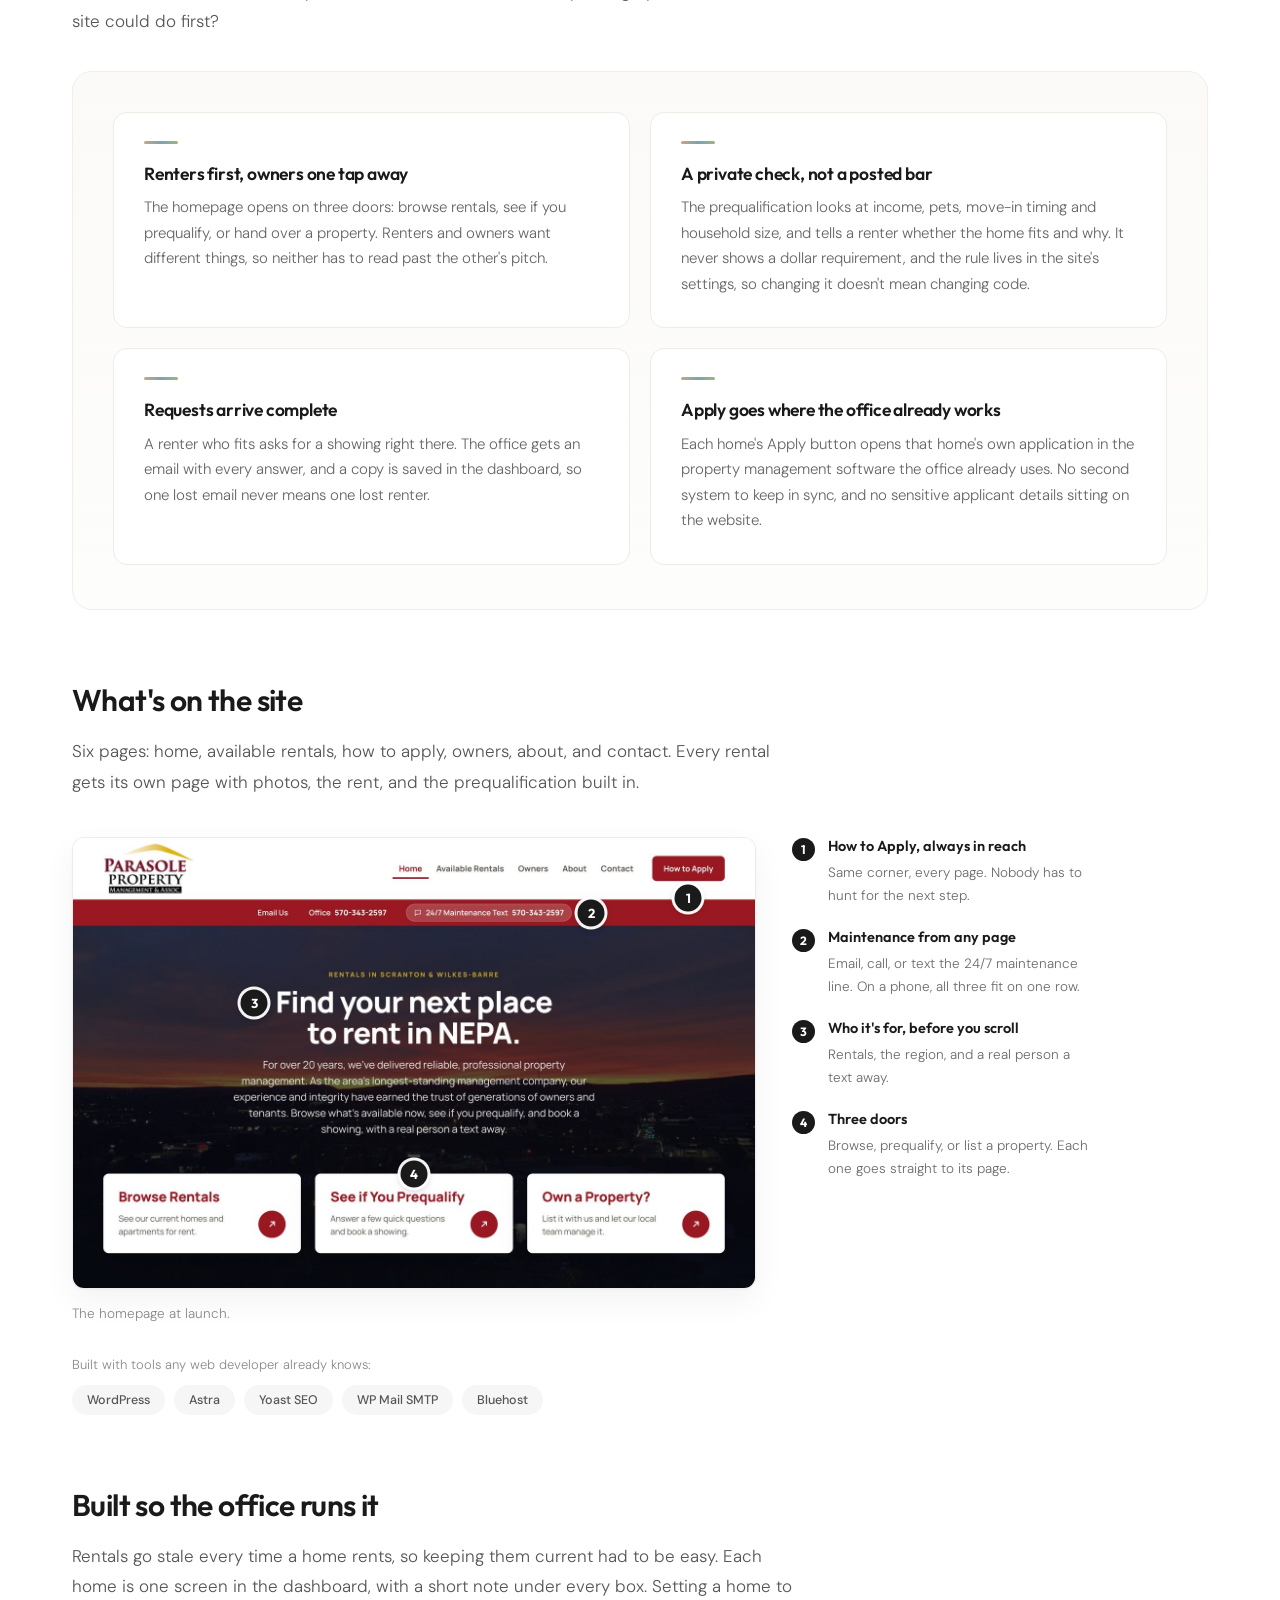
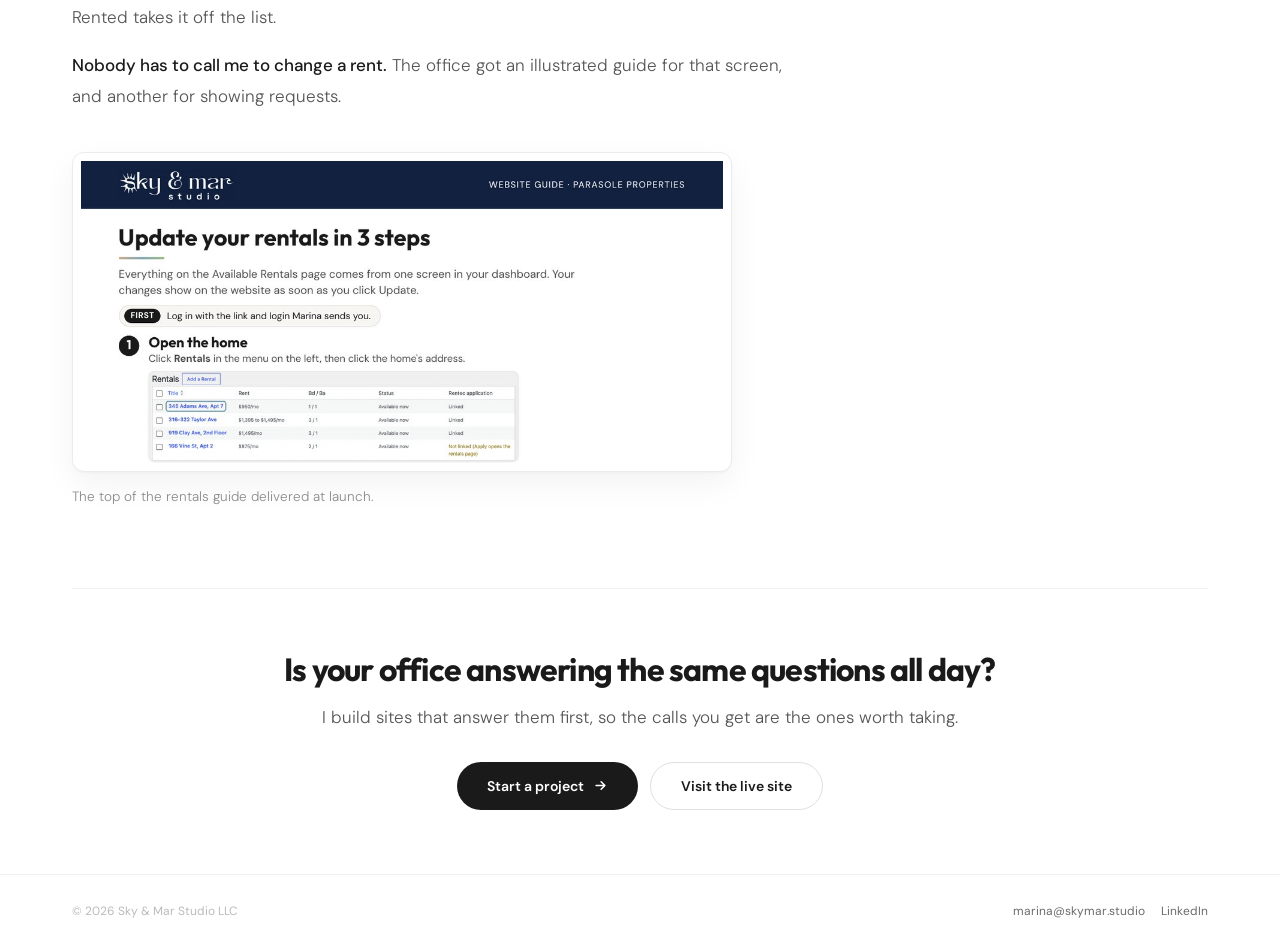
<file: work/parasole/index.html>
<!DOCTYPE html>
<html lang="en">
<head>
  <meta charset="UTF-8" />
  <meta name="viewport" content="width=device-width, initial-scale=1.0" />
  <title>Parasole Properties case study | Sky &amp; Mar Studio</title>
  <meta name="description" content="A rental website for a Scranton property manager that does the first step of every showing: renters prequalify, and the office gets the request with every answer attached." />
  <link rel="preconnect" href="https://fonts.googleapis.com" />
  <link rel="preconnect" href="https://fonts.gstatic.com" crossorigin />
  <link href="https://fonts.googleapis.com/css2?family=DM+Sans:wght@300;400;500;600&family=Outfit:wght@300;400;500;600;700&display=swap" rel="stylesheet" />
  <link rel="stylesheet" href="/styles.css" />
  <link rel="canonical" href="https://skymar.studio/work/parasole/" />

  <meta property="og:type" content="article" />
  <meta property="og:url" content="https://skymar.studio/work/parasole/" />
  <meta property="og:site_name" content="Sky &amp; Mar Studio" />
  <meta property="og:title" content="Parasole Properties | Sky &amp; Mar Studio case study" />
  <meta property="og:description" content="A rental website that does the first step of a showing for the office. Renters find out if a home fits; the office gets the request with every answer attached." />
  <meta property="og:image" content="https://skymar.studio/work/parasole/pp-og.jpg" />
  <meta property="og:image:width" content="1200" />
  <meta property="og:image:height" content="630" />
  <meta property="og:image:alt" content="The Parasole Properties homepage, designed by Sky &amp; Mar Studio." />

  <meta name="twitter:card" content="summary_large_image" />
  <meta name="twitter:title" content="Parasole Properties | Sky &amp; Mar Studio case study" />
  <meta name="twitter:description" content="A rental website that does the first step of a showing for the office. Renters find out if a home fits; the office gets the request with every answer attached." />
  <meta name="twitter:image" content="https://skymar.studio/work/parasole/pp-og.jpg" />

  <link rel="icon" href="/favicon.ico?v=3" sizes="32x32" />
  <link rel="icon" href="/favicon-32.png?v=3" type="image/png" sizes="32x32" />
  <link rel="apple-touch-icon" href="/apple-touch-icon.png?v=3" />

  <script defer src="https://cloud.umami.is/script.js" data-website-id="8bc906e3-94e6-432e-8a2b-bb68f681818d"></script>

  <style>
    /* ── Case study page. Scoped so nothing here can affect the homepage. ── */
    .cs-wrap { max-width: 1400px; margin: 0 auto; padding: 0 72px; }
    .cs-narrow { max-width: 720px; }

    .cs-back {
      display: inline-flex; align-items: center; gap: 8px;
      font-size: 13px; font-weight: 500; color: #6b6b6b;
      padding: 40px 0 0; transition: color .2s;
    }
    .cs-back:hover { color: #1a1a1a; }
    .cs-back svg { transition: transform .2s; }
    .cs-back:hover svg { transform: translateX(-3px); }

    .cs-eyebrow {
      font-size: 11px; font-weight: 600; letter-spacing: 1.4px;
      text-transform: uppercase; color: #999; margin-bottom: 16px;
    }

    .cs-title {
      font-family: 'Outfit', sans-serif; font-weight: 700;
      font-size: clamp(38px, calc((100vw - 208px) / 18), 58px);
      line-height: 1.05; letter-spacing: -1.5px; margin-bottom: 20px;
    }
    .cs-standfirst {
      font-size: 20px; line-height: 1.65; font-weight: 300; color: #555;
      max-width: 640px;
    }

    .cs-head { padding: 34px 0 40px; }

    /* Fact strip */
    .cs-facts {
      display: grid; grid-template-columns: repeat(4, 1fr);
      gap: 1px; background: #f0f0f0;
      border-top: 1px solid #f0f0f0; border-bottom: 1px solid #f0f0f0;
      margin: 44px 0 0;
    }
    .cs-fact { background: #fff; padding: 22px 24px 24px; }
    .cs-fact dt {
      font-size: 10.5px; font-weight: 600; letter-spacing: 1.1px;
      text-transform: uppercase; color: #999; margin-bottom: 8px;
    }
    .cs-fact dd { font-size: 15px; color: #1a1a1a; line-height: 1.5; font-weight: 400; }
    .cs-fact dd a { border-bottom: 1px solid #d6d6d6; }
    .cs-fact dd a:hover { border-bottom-color: #1a1a1a; }

    /* Sections */
    .cs-section { padding: 72px 0 0; }
    .cs-h2 {
      font-family: 'Outfit', sans-serif; font-size: 30px; font-weight: 600;
      letter-spacing: -0.6px; line-height: 1.2; margin-bottom: 18px;
    }
    .cs-body p {
      font-size: 17px; line-height: 1.8; color: #555; font-weight: 300;
      margin-bottom: 18px;
    }
    .cs-body p strong { font-weight: 500; color: #1a1a1a; }
    .cs-body p:last-child { margin-bottom: 0; }

    /* Pull statement */
    .cs-pull {
      margin: 56px 0 0; padding: 44px 56px;
      background: #fafafa; border: 1px solid #f0f0f0; border-radius: 16px;
    }
    .cs-pull p {
      font-family: 'Outfit', sans-serif; font-size: 27px; font-weight: 500;
      line-height: 1.35; letter-spacing: -0.5px; color: #1a1a1a;
    }
    .cs-pull .cs-pull-note {
      font-family: 'DM Sans', sans-serif; font-size: 14px; font-weight: 300;
      color: #888; line-height: 1.7; margin-top: 16px; letter-spacing: 0;
    }

    /* Decision cards */
    .cs-decisions { display: grid; grid-template-columns: repeat(2, 1fr); gap: 20px; margin-top: 34px; }
    .cs-decision {
      border: 1px solid #f0f0f0; border-radius: 14px; padding: 28px 30px 30px;
      background: #fff;
    }
    .cs-decision .cs-accent {
      width: 34px; height: 3px; border-radius: 2px; margin-bottom: 18px;
      background: linear-gradient(90deg, #C4A882, #7BA3B3, #9BB87A);
    }
    .cs-decision h3 {
      font-family: 'Outfit', sans-serif; font-size: 17.5px; font-weight: 600;
      line-height: 1.35; margin-bottom: 10px; letter-spacing: -0.2px;
    }
    .cs-decision p { font-size: 15px; line-height: 1.7; color: #666; font-weight: 300; }

    /* Figures */
    .cs-figure { margin-top: 40px; max-width: 760px; }
    .cs-shot {
      border: 1px solid #ececec; border-radius: 12px; overflow: hidden;
      background: #fff; box-shadow: 0 1px 2px rgba(0,0,0,.03), 0 12px 32px rgba(0,0,0,.05);
    }
    .cs-shot img { width: 100%; height: auto; }
    .cs-caption {
      font-size: 13.5px; line-height: 1.65; color: #8a8a8a; font-weight: 300;
      margin-top: 14px; max-width: 640px;
    }

    .cs-split { display: grid; grid-template-columns: 1.5fr 0.8fr; gap: 30px; align-items: start; margin-top: 40px; max-width: 880px; }
    .cs-phone { max-width: 240px; margin: 0 auto; }
    .cs-phone .cs-shot { border-radius: 22px; }

    /* Timeline */
    .cs-timeline { display: grid; grid-template-columns: repeat(3, 1fr); gap: 20px; margin-top: 34px; }
    .cs-step { border-top: 2px solid #1a1a1a; padding-top: 16px; }
    .cs-step .cs-when {
      font-family: 'Outfit', sans-serif; font-size: 20px; font-weight: 600;
      letter-spacing: -0.3px; margin-bottom: 6px;
    }
    .cs-step p { font-size: 14.5px; line-height: 1.65; color: #666; font-weight: 300; }

    /* Stack */
    .cs-stack { display: flex; flex-wrap: wrap; gap: 9px; margin-top: 24px; }
    .cs-chip {
      font-size: 12.5px; font-weight: 500; color: #555;
      padding: 7px 15px; border-radius: 100px; background: #f6f6f6;
    }

    .cs-stack-label { font-size: 13px; color: #8a8a8a; font-weight: 300; margin-top: 30px; }
    .cs-stack { margin-top: 12px; }

    .cs-track { margin-top: 30px; }

    /* Wide SVG diagrams are unreadable once scaled onto a phone, so below 900px
       they are replaced by real HTML at real text sizes. */
    .cs-mobdiag, .cs-vtime { display: none; }

    .cs-mobdiag .md-row {
      border-left: 3px solid #e6e3de; padding: 2px 0 2px 16px; margin-bottom: 18px;
    }
    .cs-mobdiag b {
      display: block; font-family: 'Outfit', sans-serif; font-size: 16px;
      font-weight: 600; color: #1a1a1a; margin-bottom: 3px;
    }
    .cs-mobdiag i {
      font-style: normal; font-size: 14px; color: #7a7a7a; font-weight: 300;
    }
    .cs-mobdiag .md-all {
      border-left: 3px solid #7BA3B3; background: #f2f7f9;
      border-radius: 0 10px 10px 0; padding: 16px 18px; margin-top: 22px;
    }
    .cs-mobdiag .md-all b { color: #2e5d6d; }
    .cs-mobdiag .md-all i { color: #5c8494; font-size: 14.5px; line-height: 1.55; }

    .cs-vtime { list-style: none; margin: 8px 0 0; padding: 0; }
    .cs-vtime li {
      position: relative; padding: 0 0 22px 24px;
      border-left: 2px solid #e6e3de;
    }
    .cs-vtime li:last-child { border-left-color: transparent; padding-bottom: 0; }
    .cs-vtime li::before {
      content: ''; position: absolute; left: -7px; top: 4px;
      width: 12px; height: 12px; border-radius: 50%;
      background: #1a1a1a; box-shadow: 0 0 0 3px #fff;
    }
    .cs-vtime li:nth-child(2)::before { background: #7BA3B3; }
    .cs-vtime b {
      display: block; font-family: 'Outfit', sans-serif; font-size: 18px;
      font-weight: 600; margin-bottom: 4px;
    }
    .cs-vtime i { font-style: normal; font-size: 14px; color: #6b6b6b; font-weight: 300; line-height: 1.6; }

    @media (max-width: 980px) {
      .cs-diagram svg.cs-svg-wide { display: none; }
      .cs-mobdiag, .cs-vtime { display: block; }
      .cs-diagram { margin-top: 30px; }
    }


    /* Explanatory diagram */
    .cs-diagram { margin-top: 44px; max-width: 880px; }
    .cs-diagram svg { width: 100%; height: auto; display: block; color: #1a1a1a; }

    /* Annotated figure: screenshot with pins + numbered notes beside it */
    .cs-annotated {
      display: grid; grid-template-columns: minmax(0,1fr) 300px;
      gap: 36px; align-items: start; margin-top: 40px; max-width: 1020px;
    }
    .cs-annotated .cs-shot { position: relative; }
    .cs-pin {
      position: absolute; transform: translate(-50%,-50%);
      width: 27px; height: 27px; border-radius: 50%;
      display: flex; align-items: center; justify-content: center;
      font-family: 'Outfit', sans-serif; font-size: 13px; font-weight: 700;
      color: #fff; background: #1a1a1a; letter-spacing: 0;
      box-shadow: 0 0 0 3px rgba(255,255,255,.95), 0 2px 7px rgba(0,0,0,.3);
    }
    .cs-notes { list-style: none; margin: 0; padding: 0; }
    .cs-notes li { display: flex; gap: 13px; padding-bottom: 22px; }
    .cs-notes li:last-child { padding-bottom: 0; }
    .cs-note-n {
      flex: 0 0 23px; height: 23px; border-radius: 50%; margin-top: 1px;
      background: #1a1a1a; color: #fff;
      font-family: 'Outfit', sans-serif; font-size: 12px; font-weight: 700;
      display: flex; align-items: center; justify-content: center;
    }
    .cs-notes b {
      display: block; font-family: 'Outfit', sans-serif; font-size: 14.5px;
      font-weight: 600; color: #1a1a1a; margin-bottom: 5px; line-height: 1.3;
    }
    .cs-notes i {
      font-style: normal; font-size: 13.5px; line-height: 1.6;
      color: #6b6b6b; font-weight: 300;
    }

    /* Tinted panel behind the decision cards */
    .cs-panel {
      background: linear-gradient(180deg, #fbfaf8 0%, #fdfdfc 100%);
      border: 1px solid #f1eee9; border-radius: 20px;
      padding: 40px 40px 44px; margin-top: 34px;
    }
    .cs-panel .cs-decisions { margin-top: 0; }
    .cs-panel .cs-decision { border-color: #efece7; }

    /* Closing CTA */
    .cs-cta {
      margin: 80px 0 0; padding: 60px 56px 64px; text-align: center;
      border-top: 1px solid #f0f0f0;
    }
    .cs-cta h2 {
      font-family: 'Outfit', sans-serif; font-size: 32px; font-weight: 700;
      letter-spacing: -0.8px; margin-bottom: 14px;
    }
    .cs-cta p { font-size: 17px; color: #555; font-weight: 300; line-height: 1.7; margin-bottom: 30px; }
    .cs-btn-row { display: flex; gap: 12px; justify-content: center; flex-wrap: wrap; }
    .cs-btn {
      display: inline-flex; align-items: center; gap: 9px;
      padding: 14px 30px; border-radius: 100px; font-size: 14px; font-weight: 600;
      background: #1a1a1a; color: #fff; transition: all .2s;
    }
    .cs-btn:hover { background: #333; transform: translateY(-1px); }
    .cs-btn svg { transition: transform .2s; }
    .cs-btn:hover svg { transform: translateX(3px); }
    .cs-btn--ghost { background: #fff; color: #1a1a1a; border: 1px solid #e0e0e0; }
    .cs-btn--ghost:hover { background: #fafafa; border-color: #c8c8c8; }

    @media (max-width: 900px) {
      .cs-wrap { padding: 0 40px; }
      .cs-facts { grid-template-columns: repeat(2, 1fr); }
      .cs-decisions { grid-template-columns: 1fr; }
      .cs-annotated { grid-template-columns: 1fr; gap: 26px; }
      .cs-panel { padding: 28px 22px 32px; }
      .cs-split { grid-template-columns: 1fr; }
      .cs-timeline { grid-template-columns: 1fr; gap: 24px; }
      .cs-pull { padding: 36px 34px; }
      .cs-pull p { font-size: 23px; }
      .cs-section { padding: 56px 0 0; }
      .cs-cta { padding: 52px 0 56px; }
    }
    @media (max-width: 580px) {
      .cs-wrap { padding: 0 24px; }
      .cs-facts { grid-template-columns: 1fr; }
      .cs-pin { width: 22px; height: 22px; font-size: 11px; }
      .cs-standfirst { font-size: 18px; }
      .cs-h2 { font-size: 25px; }
      .cs-pull { padding: 30px 26px; }
      .cs-pull p { font-size: 20px; }
      .cs-cta h2 { font-size: 26px; }
      .cs-btn-row { flex-direction: column; }
      .cs-btn { justify-content: center; }
    }
    @media (prefers-reduced-motion: reduce) {
      .cs-back svg, .cs-btn, .cs-btn svg { transition: none; }
    }
  </style>
</head>
<body id="top">

  <!-- Header -->
  <header class="site-header">
    <a href="/" class="logo">
      <img src="/Sky%26Mar-logo-1-transp.png" alt="Sky &amp; Mar Studio" class="logo-img" />
    </a>
    <nav class="site-nav">
      <a href="/#work" class="nav-link">Work</a>
      <a href="/#about" class="nav-link">About</a>
      <a href="/#contact" class="nav-link">Contact</a>
    </nav>
  </header>

  <main>
    <div class="cs-wrap">
      <a href="/#work" class="cs-back" data-umami-event="cs-back">
        <svg width="14" height="14" viewBox="0 0 24 24" fill="none" stroke="currentColor" stroke-width="2.5" stroke-linecap="round" stroke-linejoin="round"><path d="M19 12H5M11 18l-6-6 6-6"/></svg>
        All work
      </a>

      <!-- Title -->
      <div class="cs-head">
        <p class="cs-eyebrow">Case study</p>
        <h1 class="cs-title">Parasole Properties</h1>
        <p class="cs-standfirst">
          A rental website that does the first step of a showing for the office.
        </p>
      </div>

      <!-- Facts -->
      <dl class="cs-facts">
        <div class="cs-fact">
          <dt>Client</dt>
          <dd>Parasole Property Management, Scranton, PA</dd>
        </div>
        <div class="cs-fact">
          <dt>Scope</dt>
          <dd>Six-page redesign, plus rental listings the office runs itself</dd>
        </div>
        <div class="cs-fact">
          <dt>Launched</dt>
          <dd>November 2026</dd>
        </div>
        <div class="cs-fact">
          <dt>Live at</dt>
          <dd><a href="https://parasoleproperties.com" target="_blank" rel="noopener" data-umami-event="cs-live-site">parasoleproperties.com</a></dd>
        </div>
      </dl>

      <!-- The problem -->
      <section class="cs-section">
        <div class="cs-narrow">
          <h2 class="cs-h2">The problem</h2>
          <div class="cs-body">
            <p>
              Parasole has managed homes and apartments around Scranton and Wilkes-Barre for more
              than 20 years. Before anyone tours a home, the office needs to know two things: can
              this renter afford it, and are they ready to move?
            </p>
            <p>
              That check used to happen by email. A renter filled out a form, then waited a day or
              two for the office to write back. The old website could show a home, but it could not
              do any of that work.
            </p>
          </div>
        </div>

        <figure class="cs-diagram">
          <svg class="cs-svg-wide" viewBox="0 0 900 240" role="img" xmlns="http://www.w3.org/2000/svg"
               aria-label="How a renter moves through the site. They pick a home, prequalify with a few quick questions, and request a showing on the home's page. The office gets the request by email, with a copy saved in the dashboard. A renter who is not a fit sees why. A renter ready to apply clicks Apply, which opens that home's own application in the office's software.">
            <defs>
              <marker id="ppArrow" viewBox="0 0 10 10" refX="9" refY="5"
                      markerWidth="6" markerHeight="6" orient="auto-start-reverse">
                <path d="M0 0 L10 5 L0 10 z" fill="#b9b4ac"/>
              </marker>
            </defs>

            <g fill="#fafafa" stroke="#e7e4df" stroke-width="1">
              <rect x="4"   y="40" width="190" height="68" rx="10"/>
              <rect x="232" y="40" width="190" height="68" rx="10"/>
              <rect x="460" y="40" width="190" height="68" rx="10"/>
              <rect x="4"   y="166" width="190" height="56" rx="10"/>
            </g>
            <rect x="688" y="40" width="208" height="68" rx="12" fill="#f2f7f9" stroke="#7BA3B3" stroke-width="2"/>
            <rect x="232" y="166" width="664" height="56" rx="10" fill="#fbfaf8" stroke="#e7e4df" stroke-width="1"/>

            <g font-family="Outfit, sans-serif" font-size="12" font-weight="600" letter-spacing="1.1" fill="#1a1a1a" fill-opacity="0.42">
              <text x="4" y="26">1</text>
              <text x="232" y="26">2</text>
              <text x="460" y="26">3</text>
              <text x="688" y="26">4</text>
            </g>

            <g font-family="Outfit, sans-serif" font-size="16" font-weight="600" fill="#1a1a1a" text-anchor="middle">
              <text x="99"  y="70">Pick a home</text>
              <text x="327" y="70">Prequalify</text>
              <text x="555" y="70">Request a showing</text>
              <text x="99"  y="199">Ready to apply</text>
            </g>
            <text x="792" y="70" font-family="Outfit, sans-serif" font-size="16" font-weight="600" fill="#2e5d6d" text-anchor="middle">The office gets it</text>

            <g font-family="'DM Sans', sans-serif" font-size="12.5" fill="#6b6b6b" text-anchor="middle">
              <text x="99"  y="92">photos, rent, beds and baths</text>
              <text x="327" y="92">a few quick questions</text>
              <text x="555" y="92">right on the home's page</text>
            </g>
            <text x="792" y="92" font-family="'DM Sans', sans-serif" font-size="12" fill="#5c8494" text-anchor="middle">by email, saved in the dashboard</text>
            <text x="564" y="199" font-family="'DM Sans', sans-serif" font-size="13.5" fill="#5a5a5a" text-anchor="middle">Apply opens that home's own application, in the software the office already uses</text>

            <g stroke="#b9b4ac" stroke-width="1.5" marker-end="url(#ppArrow)" fill="none">
              <line x1="200" y1="74" x2="226" y2="74"/>
              <line x1="428" y1="74" x2="454" y2="74"/>
              <line x1="656" y1="74" x2="682" y2="74"/>
              <path d="M99 110 L99 160"/>
              <line x1="200" y1="194" x2="226" y2="194"/>
            </g>
            <text x="327" y="134" font-family="'DM Sans', sans-serif" font-size="12.5" fill="#8a8a8a" text-anchor="middle">Not a fit? They see why, and can still text.</text>
          </svg>
          <div class="cs-mobdiag">
            <div class="md-row"><b>1. Pick a home</b><i>photos, rent, beds and baths</i></div>
            <div class="md-row"><b>2. Prequalify</b><i>a few quick questions. Not a fit? They see why, and can still text.</i></div>
            <div class="md-row"><b>3. Request a showing</b><i>right on the home's page</i></div>
            <div class="md-all"><b>4. The office gets it</b><i>by email, with a copy saved in the dashboard</i></div>
            <div class="md-row" style="margin-top:22px;"><b>Ready to apply</b><i>Apply opens that home's own application, in the software the office already uses.</i></div>
          </div>
          <figcaption class="cs-caption">
            The renter's path through the site. The first email the office sees already has the answers in it.
          </figcaption>
        </figure>

        <div class="cs-pull">
          <p>A renter finds out if a home fits in a few questions. The office gets the request with every answer attached.</p>
          <p class="cs-pull-note">
            The office still schedules every showing. It just starts with the answers instead of a
            first email.
          </p>
        </div>
      </section>

      <!-- Decisions -->
      <section class="cs-section">
        <div class="cs-narrow">
          <h2 class="cs-h2">Four decisions, and why</h2>
          <div class="cs-body">
            <p>
              Each one answers the same question: what does the office keep doing by hand that the
              site could do first?
            </p>
          </div>
        </div>

        <div class="cs-panel">
        <div class="cs-decisions">
          <div class="cs-decision">
            <div class="cs-accent"></div>
            <h3>Renters first, owners one tap away</h3>
            <p>
              The homepage opens on three doors: browse rentals, see if you prequalify, or hand
              over a property. Renters and owners want different things, so neither has to read
              past the other's pitch.
            </p>
          </div>
          <div class="cs-decision">
            <div class="cs-accent"></div>
            <h3>A private check, not a posted bar</h3>
            <p>
              The prequalification looks at income, pets, move-in timing and household size, and
              tells a renter whether the home fits and why. It never shows a dollar requirement,
              and the rule lives in the site's settings, so changing it doesn't mean changing code.
            </p>
          </div>
          <div class="cs-decision">
            <div class="cs-accent"></div>
            <h3>Requests arrive complete</h3>
            <p>
              A renter who fits asks for a showing right there. The office gets an email with every
              answer, and a copy is saved in the dashboard, so one lost email never means one lost
              renter.
            </p>
          </div>
          <div class="cs-decision">
            <div class="cs-accent"></div>
            <h3>Apply goes where the office already works</h3>
            <p>
              Each home's Apply button opens that home's own application in the property
              management software the office already uses. No second system to keep in sync, and
              no sensitive applicant details sitting on the website.
            </p>
          </div>
        </div>
        </div>
      </section>

      <!-- What shipped -->
      <section class="cs-section">
        <div class="cs-narrow">
          <h2 class="cs-h2">What's on the site</h2>
          <div class="cs-body">
            <p>
              Six pages: home, available rentals, how to apply, owners, about, and contact. Every
              rental gets its own page with photos, the rent, and the prequalification built in.
            </p>
          </div>
        </div>

        <figure class="cs-annotated">
          <div>
            <div class="cs-shot">
              <img src="pp-home.jpg" alt="The Parasole Properties homepage: the logo and menu with a How to Apply button, a red bar with email, office phone and the 24/7 maintenance text line, the headline Find your next place to rent in NEPA over a photo of Scranton at dusk, and three cards for Browse Rentals, See if You Prequalify, and Own a Property." loading="lazy" decoding="async" />
              <span class="cs-pin" style="left:90.2%; top:13.2%"  aria-hidden="true">1</span>
              <span class="cs-pin" style="left:76%; top:16.6%" aria-hidden="true">2</span>
              <span class="cs-pin" style="left:26.6%; top:36.6%" aria-hidden="true">3</span>
              <span class="cs-pin" style="left:50%;   top:74.6%" aria-hidden="true">4</span>
            </div>
            <figcaption class="cs-caption">The homepage at launch.</figcaption>
          </div>
          <ol class="cs-notes">
            <li><span class="cs-note-n">1</span><div>
              <b>How to Apply, always in reach</b>
              <i>Same corner, every page. Nobody has to hunt for the next step.</i>
            </div></li>
            <li><span class="cs-note-n">2</span><div>
              <b>Maintenance from any page</b>
              <i>Email, call, or text the 24/7 maintenance line. On a phone, all three fit on one row.</i>
            </div></li>
            <li><span class="cs-note-n">3</span><div>
              <b>Who it's for, before you scroll</b>
              <i>Rentals, the region, and a real person a text away.</i>
            </div></li>
            <li><span class="cs-note-n">4</span><div>
              <b>Three doors</b>
              <i>Browse, prequalify, or list a property. Each one goes straight to its page.</i>
            </div></li>
          </ol>
        </figure>

        <p class="cs-stack-label">Built with tools any web developer already knows:</p>
        <div class="cs-stack">
          <span class="cs-chip">WordPress</span>
          <span class="cs-chip">Astra</span>
          <span class="cs-chip">Yoast SEO</span>
          <span class="cs-chip">WP Mail SMTP</span>
          <span class="cs-chip">Bluehost</span>
        </div>
      </section>

      <!-- Handoff -->
      <section class="cs-section">
        <div class="cs-narrow">
          <h2 class="cs-h2">Built so the office runs it</h2>
          <div class="cs-body">
            <p>
              Rentals go stale every time a home rents, so keeping them current had to be easy.
              Each home is one screen in the dashboard, with a short note under every box. Setting
              a home to Rented takes it off the list.
            </p>
            <p>
              <strong>Nobody has to call me to change a rent.</strong> The office got an
              illustrated guide for that screen, and another for showing requests.
            </p>
          </div>
        </div>
        <figure class="cs-figure" style="max-width:660px;">
          <div class="cs-shot" style="padding:8px;">
            <img src="pp-docs.jpg" alt="The top of the rentals guide: Update your rentals in 3 steps, with step one showing the dashboard's list of rentals, their rent, beds and baths, and status." loading="lazy" decoding="async" />
          </div>
          <figcaption class="cs-caption">
            The top of the rentals guide delivered at launch.
          </figcaption>
        </figure>
      </section>

      <!-- CTA -->
      <section class="cs-cta">
        <h2>Is your office answering the same questions all day?</h2>
        <p>I build sites that answer them first, so the calls you get are the ones worth taking.</p>
        <div class="cs-btn-row">
          <a href="/#contact" class="cs-btn" data-umami-event="cs-cta-contact">
            Start a project
            <svg width="15" height="15" viewBox="0 0 24 24" fill="none" stroke="currentColor" stroke-width="2.5" stroke-linecap="round" stroke-linejoin="round"><path d="M5 12h14M13 6l6 6-6 6"/></svg>
          </a>
          <a href="https://parasoleproperties.com" target="_blank" rel="noopener" class="cs-btn cs-btn--ghost" data-umami-event="cs-visit-site">Visit the live site</a>
        </div>
      </section>
    </div>
  </main>

  <footer class="site-footer">
    <span>&copy; 2026 Sky &amp; Mar Studio LLC</span>
    <div class="footer-links">
      <a href="mailto:marina@skymar.studio" data-umami-event="email-footer">marina@skymar.studio</a>
      <a href="https://linkedin.com/in/marinadiponio" target="_blank" rel="noreferrer">LinkedIn</a>
    </div>
  </footer>

</body>
</html>
</file>
<file: styles.css>
/* ════════════════════════════════════════
   RESET & BASE
   ════════════════════════════════════════ */
*, *::before, *::after {
  margin: 0;
  padding: 0;
  box-sizing: border-box;
}

body {
  font-family: 'DM Sans', 'Helvetica Neue', Helvetica, Arial, sans-serif;
  background: #fff;
  color: #1a1a1a;
  min-height: 100vh;
  overflow-x: hidden;
  -webkit-font-smoothing: antialiased;
}
html {
     scroll-behavior: smooth;
     color-scheme: light;
}
section { scroll-margin-top: 24px; }

a { color: inherit; text-decoration: none; }
img { max-width: 100%; display: block; }
strong { font-weight: 500; color: #1a1a1a; }

/* ════════════════════════════════════════
   ANIMATIONS
   ════════════════════════════════════════ */
@keyframes scrollUp {
  0%   { transform: translateY(0); }
  42%  { transform: translateY(-52%); }
  50%  { transform: translateY(-52%); }
  92%  { transform: translateY(0); }
  100% { transform: translateY(0); }
}

@keyframes fadeInUp {
  from { opacity: 0; transform: translateY(24px); }
  to   { opacity: 1; transform: translateY(0); }
}

@keyframes gradientShift {
  0%   { background-position: 0% 50%; }
  50%  { background-position: 100% 50%; }
  100% { background-position: 0% 50%; }
}

@keyframes pulse {
  0%, 100% { opacity: 1; }
  50%      { opacity: 0.4; }
}

/* ════════════════════════════════════════
   DOT GRID HERO BACKGROUND
   ════════════════════════════════════════ */
.hero-wrapper {
  position: relative;
  overflow: hidden;
}

.dot-grid-bg {
  position: absolute;
  inset: 0;
  overflow: hidden;
  background: #fff;
}

.dot-grid-pattern {
  position: absolute;
  inset: 0;
  opacity: 0.35;
  background-image: radial-gradient(circle, #bbb 1px, transparent 1px);
  background-size: 24px 24px;
}

.dot-grid-wash {
  position: absolute;
}

.wash-blue {
  top: 8%; right: 5%;
  width: 45%; height: 65%;
  background: radial-gradient(ellipse, rgba(184, 205, 214, 0.2) 0%, transparent 70%);
}

.wash-warm {
  bottom: 5%; left: 8%;
  width: 40%; height: 55%;
  background: radial-gradient(ellipse, rgba(232, 213, 196, 0.2) 0%, transparent 70%);
}

.dot-grid-fade {
  position: absolute;
  bottom: 0; left: 0; right: 0;
  height: 40%;
  background: linear-gradient(180deg, transparent 0%, #fff 100%);
}

/* ════════════════════════════════════════
   HEADER
   ════════════════════════════════════════ */
.site-header {
  position: relative;
  z-index: 10;
  padding: 28px 72px;
  display: flex;
  justify-content: space-between;
  align-items: center;
  max-width: 1400px;
  margin: 0 auto;
}

.logo { display: flex; align-items: center; }
.logo-img { height: 56px; width: auto; object-fit: contain; }

.site-nav {
  display: flex;
  gap: 28px;
  font-size: 14px;
}

.nav-link {
  color: #888;
  font-weight: 400;
  padding-bottom: 2px;
  border-bottom: 1.5px solid transparent;
  transition: all 0.2s;
}

.nav-link.active {
  color: #1a1a1a;
  font-weight: 500;
  border-bottom-color: #1a1a1a;
}

.nav-link:hover {
  color: #1a1a1a;
}

/* ════════════════════════════════════════
   HERO CONTENT
   ════════════════════════════════════════ */
.hero-content {
  position: relative;
  z-index: 10;
  padding: 80px 72px 64px;
  max-width: 1400px;
  margin: 0 auto;
  animation: fadeInUp 0.8s ease;
   display: grid;
   grid-template-columns: 1fr 1fr;
   gap: 64px;
   align-items: center;
}

.hero-content.hidden { display: none; }

/* ── Hero call to action ── */
.hero-cta {
  display: inline-flex;
  align-items: center;
  gap: 9px;
  margin-top: 30px;
  padding: 14px 30px;
  border-radius: 100px;
  background: #1a1a1a;
  color: #fff;
  font-size: 14px;
  font-weight: 600;
  transition: all 0.2s;
}

.hero-cta:hover {
  background: #333;
  transform: translateY(-1px);
}

.hero-cta svg { transition: transform 0.2s; }
.hero-cta:hover svg { transform: translateX(3px); }

@media (max-width: 580px) {
  .hero-cta { margin-top: 24px; padding: 13px 26px; }
}

html { scroll-behavior: smooth; }

.hero-title {
  font-family: 'Outfit', sans-serif;
  /* fluid so the headline stays two lines from 900px up to full width */
  font-size: clamp(36px, calc((100vw - 208px) / 20), 56px);
  font-weight: 700;
  line-height: 1.08;
  letter-spacing: -1.5px;
}

.hero-gradient {
  background: linear-gradient(135deg, #C4A882, #7BA3B3, #9BB87A);
  -webkit-background-clip: text;
  -webkit-text-fill-color: transparent;
  background-clip: text;
  background-size: 200% 200%;
  animation: gradientShift 5s ease infinite;
}

.hero-subtitle {
  font-size: 18px;
  color: #666;
  margin-top: 16px;
  line-height: 1.6;
  font-weight: 300;
  max-width: 520px;
}

.hero-mockup {
   width: 100%;
   max-width: 300px;
   height: auto;
   justify-self: center;
}

/* ════════════════════════════════════════
   PAGE SECTIONS
   ════════════════════════════════════════ */
.page-section {
  display: block;
   padding: 24px 0;
  background: #fff;
}

.page-section.active {
  display: block;
}

/* ════════════════════════════════════════
   WORK SECTION HEADING
   ════════════════════════════════════════ */
.work-header {
  padding: 8px 72px 34px;
  max-width: 1400px;
  margin: 0 auto;
}

.work-header .title-accent { margin: 18px 0 22px; }

.work-note {
  font-size: 17px;
  color: #555;
  line-height: 1.75;
  font-weight: 300;
  max-width: 680px;
}

@media (max-width: 900px) {
  .work-header { padding: 8px 40px 32px; }
}

@media (max-width: 580px) {
  .work-header { padding: 4px 20px 26px; }
  .work-header .title-accent { margin: 14px 0 18px; }
  .work-note { font-size: 15px; }
}

/* ════════════════════════════════════════
   PROJECTS GRID
   ════════════════════════════════════════ */
.projects-grid {
  padding: 0 72px 80px;
  display: grid;
  grid-template-columns: repeat(3, 1fr);
  gap: 40px;
  max-width: 1400px;
  margin: 0 auto;
}

/* Exactly four cards would leave one orphan in a three-column row,
   so pair them 2x2 instead. Reverts automatically at five or more.
   Desktop only: the tablet and mobile rules below already handle those. */
@media (min-width: 901px) {
  .projects-grid:has(> :nth-child(4):last-child) {
    grid-template-columns: repeat(2, 1fr);
    max-width: 1120px;
  }
}

/* Exactly five cards: three on top and two centered underneath on desktop,
   and the fifth centered on its own row at tablet width. */
@media (min-width: 901px) {
  .projects-grid:has(> :nth-child(5):last-child) {
    grid-template-columns: repeat(6, 1fr);
  }
  .projects-grid:has(> :nth-child(5):last-child) > * { grid-column: span 2; }
  .projects-grid:has(> :nth-child(5):last-child) > :nth-child(4) { grid-column: 2 / span 2; }
}
@media (min-width: 581px) and (max-width: 900px) {
  .projects-grid:has(> :nth-child(5):last-child) > :nth-child(5) {
    grid-column: 1 / -1;
    justify-self: center;
    width: calc(50% - 14px);
  }
}

.project-card {
  display: flex;
  flex-direction: column;
  align-items: center;
  gap: 16px;
  cursor: pointer;
  animation: fadeInUp 0.6s ease both;
}

.project-card:nth-child(1) { animation-delay: 0s; }
.project-card:nth-child(2) { animation-delay: 0.15s; }
.project-card:nth-child(3) { animation-delay: 0.3s; }
.project-card:nth-child(4) { animation-delay: 0.45s; }
.project-card:nth-child(5) { animation-delay: 0.6s; }
.project-card:nth-child(6) { animation-delay: 0.75s; }

.project-card:hover .browser-frame {
  transform: translateY(-4px) scale(1.015);
}

/* ── Browser Frame ── */
.browser-frame {
  border-radius: 12px;
  overflow: hidden;
  width: 100%;
  box-shadow: 0 20px 60px rgba(0,0,0,0.1), 0 4px 16px rgba(0,0,0,0.06);
  background: #fff;
  transition: transform 0.4s cubic-bezier(0.2, 0, 0, 1);
  position: relative;
}

.browser-bar {
  height: 32px;
  background: #f0f0f0;
  display: flex;
  align-items: center;
  padding: 0 12px;
  gap: 5px;
  border-bottom: 1px solid #e0e0e0;
}

.browser-dots {
  display: flex;
  gap: 5px;
  flex-shrink: 0;
}

.dot {
  width: 9px; height: 9px;
  border-radius: 50%;
  display: block;
}

.dot.red    { background: #ff5f57; }
.dot.yellow { background: #ffbd2e; }
.dot.green  { background: #28ca42; }

.browser-url {
  flex: 1;
  height: 18px;
  background: #fff;
  border-radius: 5px;
  margin-left: 8px;
  display: flex;
  align-items: center;
  padding-left: 8px;
  font-size: 9px;
  color: #aaa;
  font-family: monospace;
  overflow: hidden;
  white-space: nowrap;
}

.browser-viewport {
  height: 300px;
  overflow: hidden;
  position: relative;
}

/* ── Status Badge ── */
.status-badge {
  position: absolute;
  top: 44px;
  right: 12px;
  z-index: 10;
  background: #1a1a1a;
  color: #fff;
  font-size: 10px;
  font-weight: 600;
  padding: 5px 12px;
  border-radius: 100px;
  letter-spacing: 0.5px;
  display: flex;
  align-items: center;
  gap: 6px;
}

.status-dot {
  width: 6px; height: 6px;
  border-radius: 50%;
  background: #ffbd2e;
  display: block;
  animation: pulse 2s ease-in-out infinite;
}

.status-badge--live .status-dot { background: #28ca42; }

/* ── Scrolling Screenshot ── */
.scroll-image {
  width: 100%;
  /* Animation set dynamically by JS based on image height */
}

/* ── Placeholder (delete when real screenshots added) ── */
.placeholder-page {
  width: 100%;
  height: 1200px;
  animation: scrollUp 12s linear infinite;
  background:
    linear-gradient(180deg,
      var(--pc) 0%, var(--pa) 16%,
      #fafafa 17%, #fafafa 28%,
      var(--pc, #eee) 29%, var(--pa, #ddd) 42%,
      #fafafa 43%, #fafafa 54%,
      var(--pc) 55%, var(--pa) 68%,
      #fafafa 69%, #fafafa 80%,
      var(--pc) 81%, var(--pa) 100%
    );
  opacity: 0.6;
}

/* ── Project Info ── */
.project-info { text-align: center; }

.project-title {
  font-family: 'Outfit', sans-serif;
  font-size: 18px;
  font-weight: 600;
  letter-spacing: -0.3px;
}

.project-subtitle {
  font-size: 13px;
  color: #999;
  margin: 3px 0 8px;
  font-weight: 300;
}
.project-outcome {
  font-size: 13px;
  color: #6b6b6b;
  line-height: 1.45;
  margin: 0 0 12px;
  font-weight: 400;
  max-width: 34ch;
  margin-left: auto;
  margin-right: auto;
}

.project-tags {
  display: flex;
  gap: 5px;
  justify-content: center;
  flex-wrap: wrap;
}

.tag {
  font-size: 10px;
  padding: 3px 10px;
  border-radius: 100px;
  background: color-mix(in srgb, var(--project-color) 30%, transparent);
  color: var(--project-accent);
  font-weight: 500;
  white-space: nowrap;
}

/* ════════════════════════════════════════
   TESTIMONIALS
   ════════════════════════════════════════ */
.testimonials {
  padding: 0 72px 72px;
  max-width: 900px;
  margin: 0 auto;
}

.testimonial-card {
  background: #fafafa;
  border: 1px solid #f0f0f0;
  border-radius: 16px;
  padding: 44px 56px;
  text-align: center;
  animation: fadeInUp 0.6s ease both;
}

.testimonial-eyebrow {
  font-size: 11px;
  font-weight: 600;
  letter-spacing: 1px;
  text-transform: uppercase;
  color: #999;
  margin-bottom: 14px;
}

.testimonial-quote {
  font-size: 18px;
  line-height: 1.7;
  color: #444;
  font-weight: 300;
  font-style: italic;
  margin-bottom: 20px;
}

.testimonial-author {
  font-size: 14px;
  font-weight: 600;
  color: #1a1a1a;
}

.testimonial-author span {
  font-weight: 400;
  color: #888;
}

@media (max-width: 900px) {
  .testimonials {
    padding: 0 40px 56px;
  }

  .testimonial-card {
    padding: 32px 28px;
  }
}

@media (max-width: 580px) {
  .testimonials {
    padding: 0 20px 48px;
  }

  .testimonial-quote {
    font-size: 16px;
  }
}

/* ════════════════════════════════════════
   ABOUT PAGE
   ════════════════════════════════════════ */
.about-content {
  padding: 64px 72px 96px;
  max-width: 1400px;
  margin: 0 auto;
  animation: fadeInUp 0.6s ease;
}
.about-layout {
     max-width: 1400px;
     margin: 0 auto;
     padding: 32px 72px 40px;
     display: grid;
     grid-template-columns: minmax(0, 1.4fr) minmax(0, 1fr);
     gap: 64px;
     align-items: start;
     animation: fadeInUp 0.6s ease;
}

.about-layout .about-content {
     padding: 0;
     max-width: none;
     margin: 0;
     animation: none;
}

.about-portrait img {
     width: 100%;
     height: auto;
     display: block;
     border-radius: 16px;
     box-shadow: 0 12px 32px rgba(0, 0, 0, 0.12);
     object-fit: cover;
}

@media (max-width: 900px) {
     .about-layout {
            grid-template-columns: 1fr;
            gap: 40px;
            padding: 64px 32px 80px;
     }
     .about-portrait {
            max-width: 360px;
            margin: 0 auto;
     }
}

.about-content p {
  max-width: 680px;
}

.page-title {
  font-family: 'Outfit', sans-serif;
  font-size: 42px;
  font-weight: 700;
  line-height: 1.1;
  letter-spacing: -1px;
}

.title-accent {
  width: 48px;
  height: 3px;
  background: linear-gradient(90deg, #C4A882, #7BA3B3, #9BB87A);
  border-radius: 2px;
  margin: 20px 0 28px;
}

.about-content p,
.contact-content p {
  font-size: 17px;
  color: #555;
  line-height: 1.75;
  font-weight: 300;
  margin-bottom: 20px;
}

.skills-grid {
  display: grid;
  grid-template-columns: repeat(3, 1fr);
  gap: 12px;
  margin-top: 16px;
  max-width: 680px;
}

.skill-card {
  padding: 20px 16px;
  border-radius: 12px;
  border: 1px solid #f0f0f0;
  text-align: center;
  background: #fafafa;
  display: flex;
  flex-direction: column;
  align-items: center;
  gap: 8px;
  animation: fadeInUp 0.5s ease both;
}

.skill-card:nth-child(1) { animation-delay: 0.3s; }
.skill-card:nth-child(2) { animation-delay: 0.4s; }
.skill-card:nth-child(3) { animation-delay: 0.5s; }
.skill-card:nth-child(4) { animation-delay: 0.6s; }

.skill-icon { font-size: 24px; }
.skill-name { font-size: 13px; font-weight: 500; }

/* ════════════════════════════════════════
   CONTACT PAGE
   ════════════════════════════════════════ */
.contact-content {
  padding: 32px 72px 40px;
  max-width: 1400px;
  margin: 0 auto;
  animation: fadeInUp 0.6s ease;
}

.contact-content p {
  max-width: 680px;
}

.contact-layout {
     max-width: 1400px;
     margin: 0 auto;
     padding: 32px 72px 40px;
     display: grid;
     grid-template-columns: minmax(0, 1fr) minmax(0, 1.1fr);
     gap: 120px;
     align-items: start;
     animation: fadeInUp 0.6s ease;
}

.contact-layout .contact-content {
     padding: 0;
     max-width: none;
     margin: 0;
     animation: none;
}

.contact-form-col {
     width: 100%;
   padding-top: 97px;
}

.contact-form-col #contact-form {
     margin-top: 0;
}

@media (max-width: 900px) {
     .contact-layout {
            grid-template-columns: 1fr;
            gap: 32px;
            padding: 32px 32px 40px;
        .contact-form-col { padding-top: 0; }
     }
}
/* ── Direct email ── */
.contact-email {
  display: inline-flex;
  align-items: center;
  gap: 10px;
  font-size: 20px;
  font-weight: 500;
  color: #1a1a1a;
  margin-bottom: 26px;
  padding-bottom: 4px;
  background-image: linear-gradient(90deg, #C4A882 0%, #7BA3B3 52%, #9BB87A 100%);
  background-size: 100% 2px;
  background-repeat: no-repeat;
  background-position: 0 100%;
  transition: opacity 0.2s;
}

.contact-email:hover { opacity: 0.65; }

.contact-email svg { color: #999; flex-shrink: 0; }

@media (max-width: 580px) {
  .contact-email { font-size: 17px; gap: 8px; }
}

.contact-links {
  display: flex;
  gap: 16px;
  margin-bottom: 40px;
  flex-wrap: wrap;
  max-width: 680px;
}

.contact-link-btn {
  display: flex;
  align-items: center;
  gap: 8px;
  padding: 10px 20px;
  border-radius: 10px;
  border: 1px solid #e0e0e0;
  font-size: 14px;
  font-weight: 500;
  transition: all 0.2s;
}

.contact-link-btn:hover {
  border-color: #1a1a1a;
  background: #fafafa;
}

/* ── Form ── */
.form-group {
  margin-bottom: 16px;
  max-width: 680px;
}

.form-group label {
  font-size: 12px;
  font-weight: 500;
  color: #888;
  margin-bottom: 6px;
  display: block;
  text-transform: uppercase;
  letter-spacing: 1px;
}

.form-group input,
.form-group textarea {
  width: 100%;
  padding: 12px 16px;
  border-radius: 10px;
  border: 1px solid #e0e0e0;
  font-size: 14px;
  font-family: 'DM Sans', sans-serif;
  outline: none;
  transition: border-color 0.2s;
  background: #fff;
}

.form-group input:focus,
.form-group textarea:focus {
  border-color: #7BA3B3;
}

.form-group textarea {
  min-height: 120px;
  resize: vertical;
}

.submit-btn {
  padding: 14px 32px;
  border-radius: 100px;
  border: none;
  background: #1a1a1a;
  color: #fff;
  font-size: 14px;
  font-weight: 600;
  cursor: pointer;
  font-family: 'DM Sans', sans-serif;
  transition: all 0.2s;
  margin-top: 8px;
}

.submit-btn:hover {
  background: #333;
  transform: translateY(-1px);
}

/* ── Success State ── */
.form-success {
  padding: 40px 24px;
  border-radius: 16px;
  background: #f8faf6;
  text-align: center;
  animation: fadeInUp 0.4s ease;
}

.success-icon { font-size: 32px; margin-bottom: 12px; }

.form-success h3 {
  font-family: 'Outfit', sans-serif;
  font-size: 22px;
  font-weight: 600;
  margin-bottom: 8px;
}

.form-success p {
  font-size: 14px;
  color: #888;
  font-weight: 300;
}

/* ════════════════════════════════════════
   FOOTER
   ════════════════════════════════════════ */
.site-footer {
  padding: 28px 72px;
  border-top: 1px solid #f0f0f0;
  display: flex;
  justify-content: space-between;
  align-items: center;
  font-size: 12px;
  color: #bbb;
  max-width: 1400px;
  margin: 0 auto;
}

.footer-links {
  display: flex;
  gap: 16px;
}

.footer-links a {
  cursor: pointer;
  color: #6b6b6b;
  transition: color 0.2s;
}

.footer-links a:hover { color: #1a1a1a; }

/* ════════════════════════════════════════
   RESPONSIVE — TABLET
   ════════════════════════════════════════ */
@media (max-width: 900px) {
  .site-header {
    padding: 24px 40px;
  }

  .projects-grid {
    padding: 0 40px 72px;
    grid-template-columns: 1fr 1fr;
    gap: 28px;
  }

  .browser-viewport { height: 240px; }

  .hero-title { font-size: 44px; }

  .hero-content {
    padding: 64px 40px 88px;
     grid-template-columns: 1fr;
  }

  .about-content,
  .contact-content {
    padding: 64px 40px 96px;
  }

  .site-footer {
    padding: 28px 40px;
  }

  .skills-grid {
    grid-template-columns: repeat(3, 1fr);
  }
}

/* ════════════════════════════════════════
   RESPONSIVE — MOBILE
   ════════════════════════════════════════ */
@media (max-width: 580px) {
  .site-header {
    padding: 18px 20px;
  }

  .logo-img { height: 40px; }

  .site-nav {
    gap: 14px;
    font-size: 12px;
  }

  .hero-content {
    padding: 48px 20px 72px;
  }

  .hero-title { font-size: 34px; }
  .hero-subtitle { font-size: 15px; }

  .projects-grid {
    padding: 0 20px 56px;
    grid-template-columns: 1fr;
    gap: 36px;
  }

  .browser-viewport { height: 260px; }

  .page-title { font-size: 30px; }

  .about-content,
  .contact-content {
    padding: 48px 20px 72px;
  }

  .about-content p,
  .contact-content p {
    font-size: 15px;
  }

  .skills-grid {
    grid-template-columns: repeat(3, 1fr);
    gap: 8px;
  }

  .site-footer {
    padding: 20px 20px;
  }
}
@media (max-width: 580px) {
  /* Mobile: reorder portrait between heading and paragraph; make it smaller */
  .about-layout {
         display: flex;
         padding: 48px 20px 72px;
         flex-direction: column;
  }
  .about-content {
         display: contents;
  }
  .about-content .page-title { order: 1; }
  .about-content .title-accent { order: 2; }
  .about-portrait {
         order: 3;
         max-width: 300px;
         margin: 16px auto 8px;
  }
  .about-portrait img {
         width: 100%;
         height: auto;
  }
    .about-content p { order: 4; }
       .about-content .skills-grid { order: 5; }
}
/* ════════════════════════════════════════
   HERO SCRAPBOOK CALLOUTS
   ════════════════════════════════════════ */
.mockup-stage {
  position: relative;
  width: 100%;
  justify-self: center;
  display: flex;
  justify-content: center;
}

.mockup-stage .hero-mockup {
  position: relative;
  z-index: 2;
}

/* Handwritten notes sitting directly on the page, with a soft
   light halo behind the text so they stay legible over any background. */
.callout {
  position: absolute;
  z-index: 5;
  max-width: 180px;
  font-family: 'Outfit', 'DM Sans', sans-serif;
  font-size: clamp(15px, 1.3vw + 9px, 21px);
  line-height: 1.2;
  font-weight: 500;
  color: #2a2622;
  text-align: center;
  text-shadow:
    0 0 6px rgba(255, 255, 255, 0.95),
    0 0 14px rgba(255, 255, 255, 0.9),
    0 1px 2px rgba(255, 255, 255, 0.9);
  will-change: transform;
}

/* Note 1 — upper left. driftA = down-right sway + wobble */
.callout--1 {
  top: 2%;
  left: -6%;
  animation: driftA 9s ease-in-out infinite;
}

/* Note 2 — right side. driftB = up-left sway + opposite wobble */
.callout--2 {
  top: 38%;
  right: -8%;
  animation: driftB 11s ease-in-out infinite;
}

/* Note 3 — lower. driftC = slow bob + gentle wobble */
.callout--3 {
  bottom: 0%;
  left: -8%;
  animation: driftC 10s ease-in-out infinite;
}

/* Each keyframe bakes in the note's resting rotation so it floats AND wobbles */
@keyframes driftA {
  0%   { transform: translate(0, 0) rotate(-5deg); }
  25%  { transform: translate(7px, -9px) rotate(-2.5deg); }
  50%  { transform: translate(11px, 4px) rotate(-6.5deg); }
  75%  { transform: translate(3px, 9px) rotate(-3.5deg); }
  100% { transform: translate(0, 0) rotate(-5deg); }
}

@keyframes driftB {
  0%   { transform: translate(0, 0) rotate(4deg); }
  25%  { transform: translate(-9px, 7px) rotate(6.5deg); }
  50%  { transform: translate(-4px, -10px) rotate(2deg); }
  75%  { transform: translate(-11px, -3px) rotate(5.5deg); }
  100% { transform: translate(0, 0) rotate(4deg); }
}

@keyframes driftC {
  0%   { transform: translate(0, 0) rotate(-2.5deg); }
  25%  { transform: translate(-6px, -8px) rotate(-0.5deg); }
  50%  { transform: translate(5px, -12px) rotate(-4deg); }
  75%  { transform: translate(6px, -5px) rotate(-1.5deg); }
  100% { transform: translate(0, 0) rotate(-2.5deg); }
}

@media (prefers-reduced-motion: reduce) {
  .callout { animation: none; }
  .callout--1 { transform: rotate(-5deg); }
  .callout--2 { transform: rotate(4deg); }
  .callout--3 { transform: rotate(-2.5deg); }
}

/* ── Mobile: stack notes below the mockup ── */
@media (max-width: 900px) {
  .mockup-stage {
    flex-direction: column;
    align-items: center;
    gap: 14px;
  }

  .callout {
    position: static;
    transform: none;
    animation: none;
    max-width: 320px;
    width: 100%;
    margin: 0 auto;
    text-align: center;
    font-size: 17px;
    text-shadow: 0 1px 2px rgba(255, 255, 255, 0.8);
  }
}


/* ════════════════════════════════════════
   CASE STUDY LINK ON A PROJECT CARD
   ════════════════════════════════════════ */
.project-more {
  display: inline-flex;
  align-items: center;
  gap: 6px;
  margin-top: 14px;
  font-size: 13px;
  font-weight: 600;
  color: #1a1a1a;
  transition: gap 0.2s;
}
.project-more svg { transition: transform 0.2s; }
.project-card:hover .project-more svg { transform: translateX(3px); }
@media (prefers-reduced-motion: reduce) {
  .project-more, .project-more svg { transition: none; }
}
</file>
